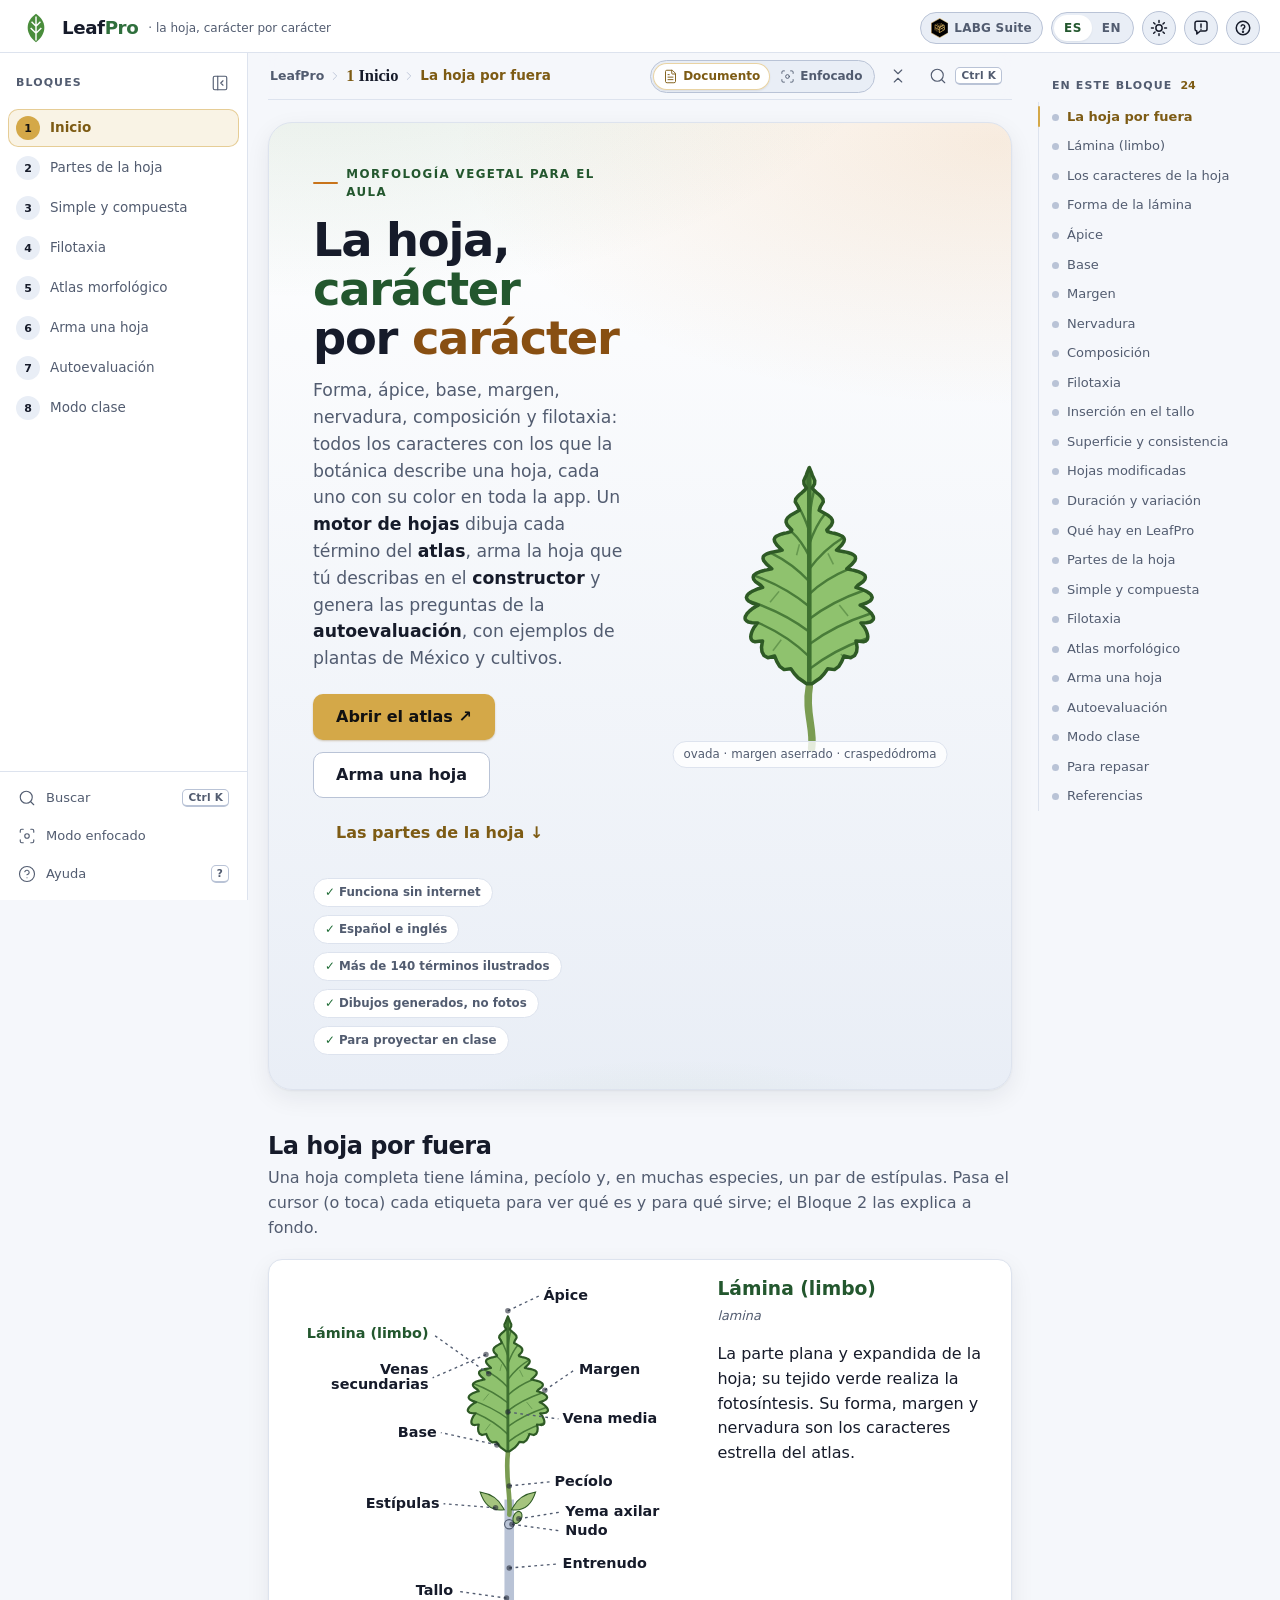
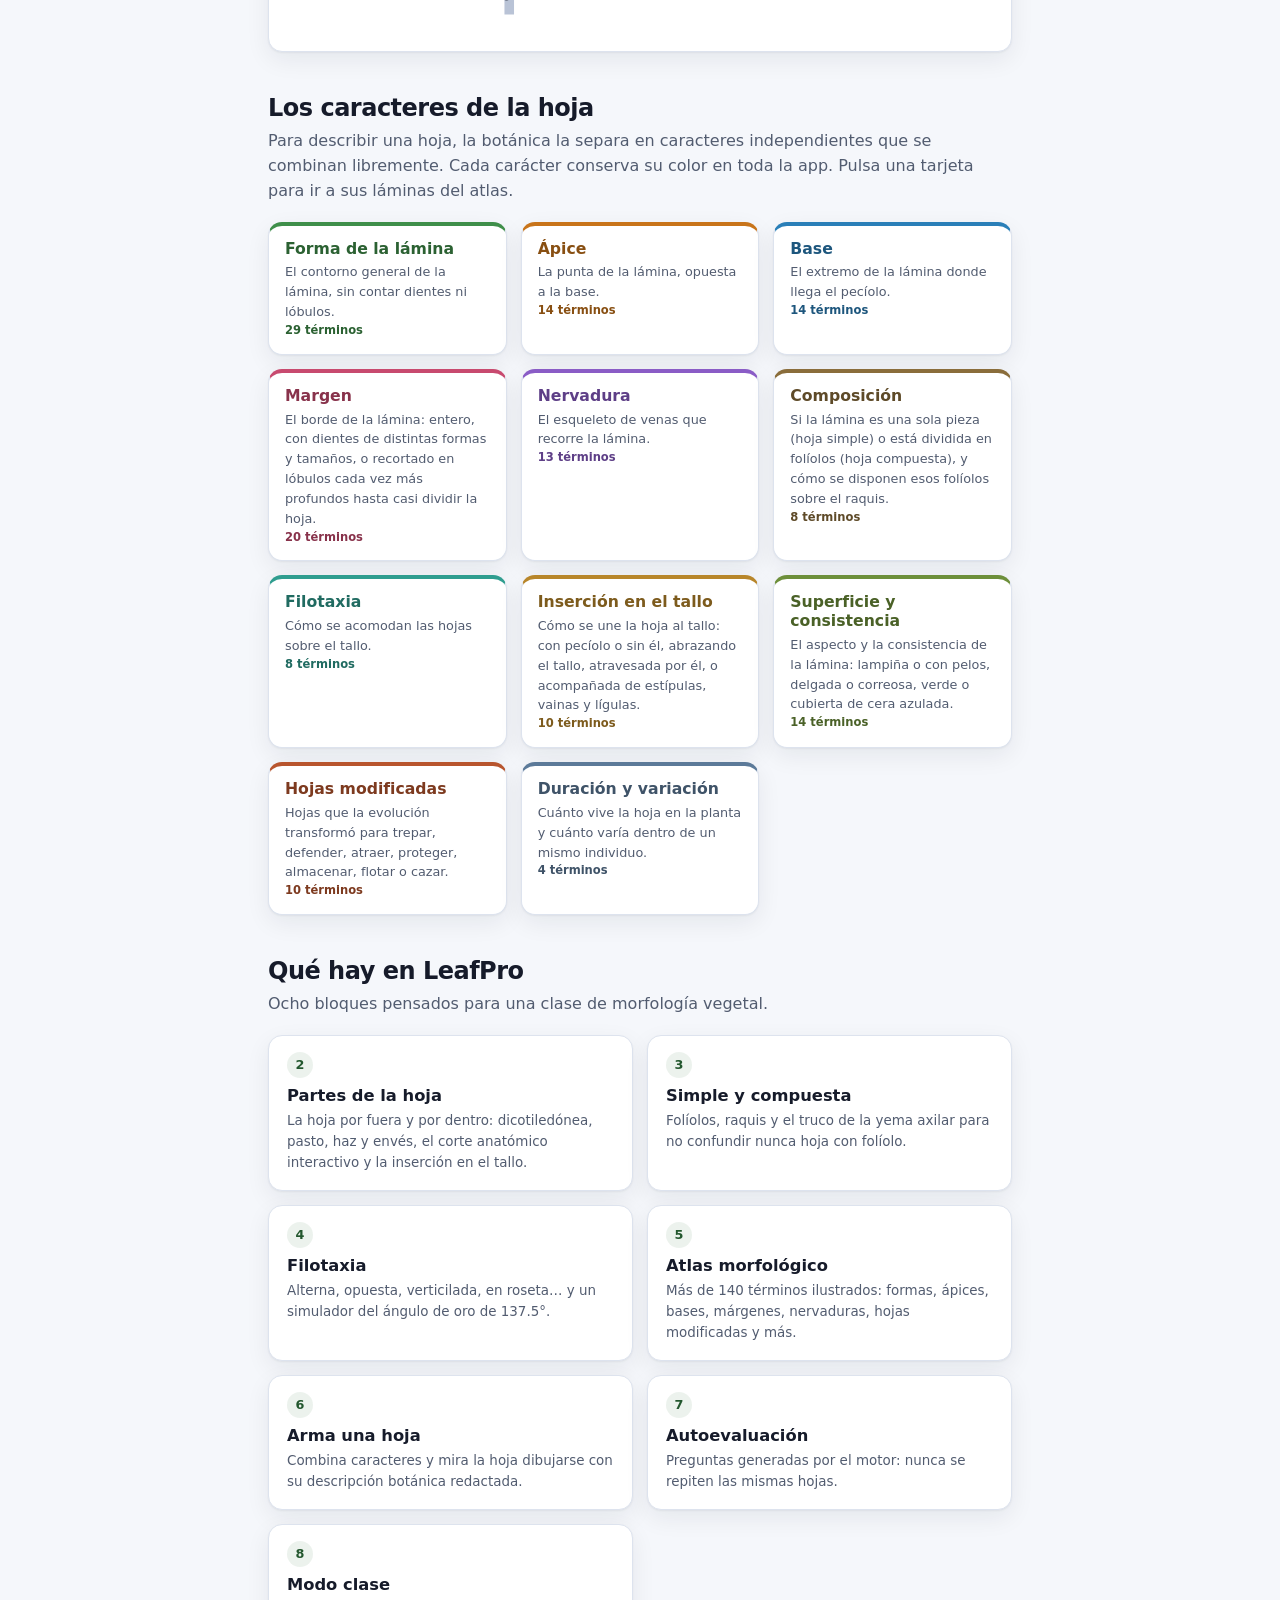
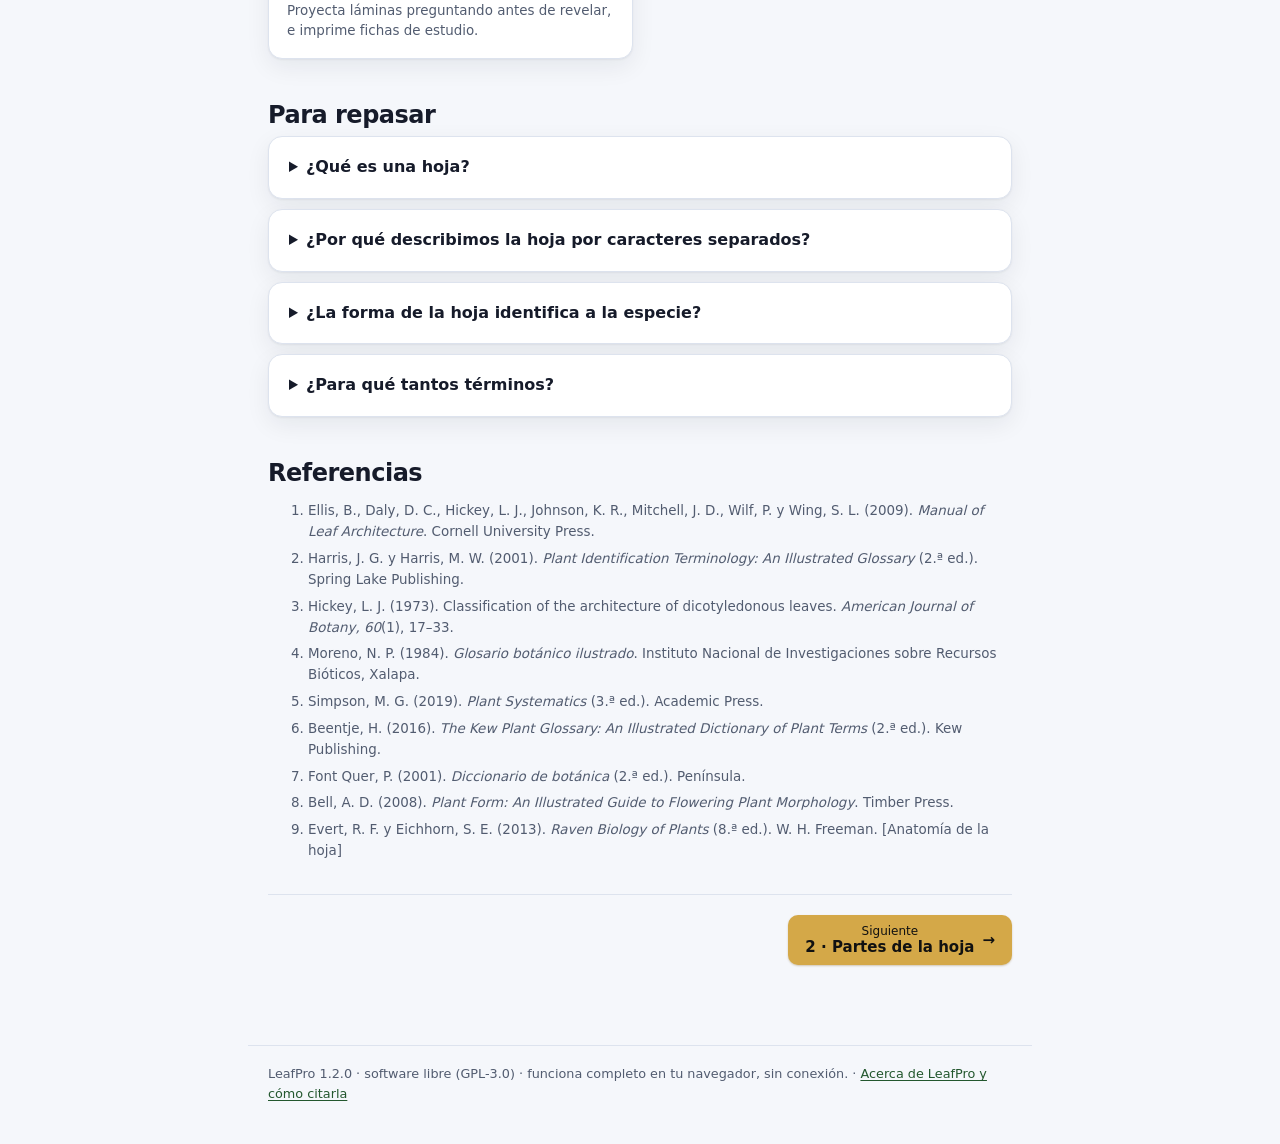
<file: index.html>
<!DOCTYPE html>
<html lang="es">
<head>
<meta charset="UTF-8">
<meta name="viewport" content="width=device-width, initial-scale=1.0">
<title data-es="LeafPro — La hoja, carácter por carácter" data-en="LeafPro — The leaf, character by character">LeafPro — La hoja, carácter por carácter</title>
<meta name="description" content="Leaf morphology for the classroom: parts of the leaf, simple and compound leaves, phyllotaxy, and an atlas of shapes, apices, bases, margins and venation, all drawn by a parametric leaf engine.">
<link rel="icon" href="data:image/svg+xml,%3Csvg xmlns='http://www.w3.org/2000/svg' viewBox='-16 -18 32 36'%3E%3Cpath d='M0,16 C -13,6 -12,-8 0,-16 C 12,-8 13,6 0,16 Z' fill='%234a8d3c'/%3E%3Cpath d='M0,14 L0,-13 M0,6 L-6,0 M0,6 L6,0 M0,-2 L-5,-7 M0,-2 L5,-7' stroke='%23e8f4dd' stroke-width='1.6' fill='none'/%3E%3C/svg%3E">
<link rel="stylesheet" href="css/labg-base.css">
<link rel="stylesheet" href="css/style.css">
<script src="js/i18n.js"></script>
</head>
<body class="on-home">

<a class="skip-link" href="#main"><span data-l="es">Saltar al contenido</span><span data-l="en">Skip to content</span></a>
<header class="topbar">
  <div class="topbar-inner">
    <div class="topbar-row">
      <div class="brand" id="brand" data-es-title="Inicio" data-en-title="Home">
        <svg viewBox="-16 -18 32 36" aria-hidden="true"><path d="M0,16 C -13,6 -12,-8 0,-16 C 12,-8 13,6 0,16 Z" fill="var(--leaf)"/><path d="M0,14 L0,-13 M0,6 L-6,0 M0,6 L6,0 M0,-2 L-5,-7 M0,-2 L5,-7" stroke="var(--card-bg)" stroke-width="1.6" fill="none"/></svg>
        <span>Leaf<span class="brand-pro">Pro</span></span>
        <span class="brand-sub">· <span data-l="es">la hoja, carácter por carácter</span><span data-l="en">the leaf, character by character</span></span>
      </div>
      <div class="top-tools">
        <a class="suite-link" href="https://luisangelbg.github.io/" data-es-title="Volver al portal de la LABG Suite" data-en-title="Back to the LABG Suite portal" title="Volver al portal de la LABG Suite" aria-label="Volver al portal de la LABG Suite">
          <svg class="labg-iso" viewBox="0 0 828 946.2" aria-hidden="true" focusable="false"><defs><linearGradient id="labgIsoHo" gradientUnits="userSpaceOnUse" x1="0" y1="473.1" x2="828" y2="413.1"><stop offset="0" stop-color="#BF8B3C"/><stop offset=".3" stop-color="#C99C49"/><stop offset=".55" stop-color="#D9B05C"/><stop offset=".78" stop-color="#E6C470"/><stop offset="1" stop-color="#F6D985"/></linearGradient><linearGradient id="labgIsoHb"><stop offset="0" stop-color="#FFF8E6" stop-opacity="0"/><stop offset=".5" stop-color="#FFF8E6" stop-opacity=".95"/><stop offset="1" stop-color="#FFF8E6" stop-opacity="0"/></linearGradient><clipPath id="labgIsoHc"><path clip-rule="evenodd" d="M440.8 246.5L421.7 257.7L404.8 247.9L424 236.8ZM318.9 256.4L301.7 266.3L285.7 257.1L302.9 247.2ZM522.2 260.9L438.6 309.1L420.1 298.5L503.7 250.2ZM392.5 269.9L373.4 280.9L356.1 271L375.3 260ZM277 277.3L235 301.6L219.9 292.9L261.9 268.6ZM576.1 291.8L398.2 394.4L380.4 384.1L558.3 281.5ZM348.1 295.6L287.5 330.5L270.1 320.5L330.6 285.6ZM404.3 419.1L577.9 318.9L579.2 318.1C579.6 318 580.7 317.9 581.5 317.6C582.2 317.4 583 317 583.8 316.6C584.5 316.2 585.3 315.8 586 315.5C586.8 315.1 587.6 314.8 588.3 314.4C589 314.1 589.8 313.8 590.6 313.5C591.4 313.2 592.2 313 593 312.9C593.8 312.6 594.6 312.5 595.5 312.4C596.3 312.2 597.1 312.2 597.9 312.1C598.9 312.1 599.7 312.1 600.4 312.1C601.4 312.1 602.2 312.1 603 312.2C603.9 312.3 604.7 312.4 605.5 312.5C606.3 312.7 607.1 313 607.9 313.2C608.7 313.5 609.5 313.9 610.1 314.2C610.9 314.6 611.6 315 612.4 315.5C613.1 315.8 613.8 316.3 614.5 316.7C615.2 317.3 615.8 317.8 616.5 318.3C617.1 318.8 617.8 319.4 618.3 319.9C618.9 320.6 619.5 321.2 620.1 321.9C620.6 322.4 621.1 323.1 621.7 323.8C622.1 324.5 622.6 325.2 623 325.8C623.5 326.5 623.9 327.2 624.4 328C624.8 328.7 625.2 329.4 625.6 330.2C626 330.9 626.4 331.7 626.8 332.3C627.1 333.1 627.5 333.8 627.9 334.6C628.3 335.4 628.6 336.1 628.9 336.9C629.3 337.7 629.6 338.4 630 339.2C630.3 340 630.7 340.7 630.9 341.5C631.2 342.3 631.6 343.1 631.9 343.9C632.1 344.5 632.5 345.3 632.7 346.1C632.9 346.9 633.3 347.7 633.5 348.5C633.7 349.3 634 350.1 634.3 350.9C634.5 351.7 634.8 352.5 635.1 353.3C635.3 354.1 635.7 354.9 635.9 355.7C636.1 356.5 636.5 357.3 636.7 358.1C636.9 358.9 637.2 359.7 637.3 360.5C637.5 361.3 637.7 362.1 638 362.9C638.1 363.8 638.3 364.6 638.5 365.4C638.6 366.2 638.9 367 639.1 367.8C639.2 368.6 639.4 369.4 639.7 370.3C639.9 371.1 640 371.9 640.2 372.7C640.3 373.5 640.5 374.3 640.7 375.2C640.8 376 640.9 376.8 641 377.6C641.1 378.5 641.3 379.3 641.4 380.1C641.5 381 641.5 381.8 641.6 382.6C641.7 383.4 641.7 384.3 641.8 385.1C641.9 385.9 641.9 386.8 642.1 387.6C642.1 388.4 642.2 389.3 642.3 390.1C642.3 390.9 642.4 391.9 642.4 392.7C642.5 393.5 642.6 394.2 642.6 395.2C642.7 396 642.7 396.8 642.9 397.7C642.9 398.5 642.9 399.3 642.9 400.2C642.9 401 642.9 401.8 642.9 402.7C642.9 403.5 642.9 404.3 642.7 405.2C642.6 406 642.6 406.8 642.5 407.7C642.4 408.5 642.3 409.3 642.2 410.1C642.1 411 641.9 411.8 641.7 412.6C641.6 413.4 641.5 414.2 641.3 415.1C641.1 415.9 640.9 416.7 640.8 417.5C640.6 418.3 640.3 419.1 640.2 420C640 420.8 639.8 421.6 639.6 422.4C639.4 423.2 639.2 424 638.9 424.8C638.6 425.6 638.4 426.4 638.2 427.2C637.8 428 637.6 428.8 637.3 429.6C637 430.4 636.8 431.2 636.6 432C636.4 432.8 636.2 433.6 636.1 434.5C636.1 435.3 636.2 436.1 636.4 436.9C636.5 437.8 636.8 438.6 637 439.3C637.4 440.1 637.8 440.9 638.2 441.6C638.6 442.2 639.1 442.9 639.6 443.7C640 444.4 640.5 445.1 640.9 445.8C641.4 446.5 641.8 447.1 642.3 447.9C642.6 448.6 643.1 449.3 643.4 450.1C643.9 450.8 644.2 451.6 644.6 452.4C644.9 453.1 645.3 453.9 645.6 454.7C645.9 455.5 646.2 456.2 646.5 456.9C646.8 457.7 647.1 458.5 647.4 459.3C647.6 460.1 647.9 460.9 648.2 461.7C648.4 462.5 648.7 463.3 648.9 464.1C649.1 464.9 649.2 465.7 649.5 466.5C649.7 467.3 649.8 468.2 650 469C650.2 469.8 650.4 470.6 650.5 471.4C650.6 472.3 650.8 473.1 651 473.9C651.1 474.7 651.3 475.5 651.4 476.4C651.5 477.2 651.7 478 651.9 478.8C652 479.6 652.1 480.5 652.2 481.3C652.3 482.1 652.4 483.1 652.5 483.9C652.7 484.7 652.7 485.4 652.8 486.4C652.8 487.2 652.9 488 652.9 488.9C652.9 489.7 653 490.5 653 491.4C653 492.2 653 493 653 493.9C653 494.7 653 495.5 653 496.4C653 497.2 653 498 653 498.9C653 499.7 653 500.5 652.9 501.4C652.9 502.2 652.9 503 652.9 503.9C652.9 504.7 652.8 505.5 652.8 506.4C652.7 507.2 652.7 508 652.5 508.9C652.5 509.7 652.4 510.5 652.3 511.4C652.3 512.2 652.2 513 652.1 513.8C652 514.7 651.9 515.5 651.7 516.3C651.6 517.1 651.5 518.1 651.3 518.9C651.2 519.6 651.1 520.4 651 521.4C650.8 522.2 650.6 523 650.5 523.8C650.4 524.7 650.3 525.5 650 526.3C649.9 527.1 649.7 527.9 649.6 528.8C649.4 529.6 649.2 530.4 649 531.2C648.9 532 648.7 532.8 648.6 533.7C648.3 534.5 648.1 535.3 648 536.1C647.8 536.9 647.5 537.7 647.3 538.5C647.2 539.3 647 540.2 646.7 541C646.4 541.8 646.2 542.6 645.9 543.4C645.7 544 645.4 544.8 645 545.6C644.8 546.4 644.5 547.2 644.1 548C643.8 548.7 643.5 549.5 643.2 550.3C642.9 551.1 642.5 551.8 642.2 552.6C641.8 553.4 641.6 554.2 641.3 554.9C640.9 555.7 640.6 556.5 640.2 557.3C639.9 558 639.6 558.8 639.2 559.5C638.8 560.2 638.4 561 638 561.7C637.6 562.4 637.2 563.2 636.7 563.9C636.4 564.6 635.9 565.4 635.4 566C635 566.7 634.5 567.4 634 568.1C633.5 568.8 633.1 569.5 632.5 570.2C632 570.7 631.5 571.4 630.9 572.1C630.4 572.7 629.9 573.3 629.3 573.9C628.7 574.6 628.2 575.2 627.6 575.7C626.9 576.3 626.3 576.9 625.6 577.4C625.1 578 624.4 578.5 623.7 579C623 579.5 622.3 580 621.7 580.4C621 581 620.3 581.4 619.6 581.9C618.9 582.3 618 582.9 617.5 583.4C617.2 583.8 617.3 584.4 617.2 584.6L403.2 708.2L380.8 695.3L380.8 575.7L220.4 483.2L218.9 482.3C218.5 482.1 217.4 481.9 216.6 481.7C215.9 481.3 215.1 480.9 214.3 480.5C213.6 480.3 212.8 479.9 212.1 479.7C211.3 479.5 210.3 479.4 209.5 479.4C208.7 479.5 207.5 479.7 207 479.9C206.7 479.9 207 479.9 207 479.9L207 596.8L175.1 578.4L175.1 319.8L203.6 303.3L404.3 419.1ZM400.8 328.5L342.4 362.2L325.6 352.6L384.1 318.8ZM381.2 446.6L381.2 536.9L206.8 436.2L206.8 345.9ZM440.3 521.4L440.3 561.1L605.9 465.6L606.9 464.9C607.2 465.3 607.7 466.4 608.3 467C608.9 467.7 609.7 468 610.4 468.5C610.9 469 611.7 469.5 612.3 470.1C612.9 470.6 613.4 471.2 614 471.9C614.5 472.6 614.9 473.3 615.4 473.9C615.8 474.7 616.2 475.4 616.5 476.2C616.9 476.9 617.2 477.7 617.5 478.5C617.9 479.3 618.1 480.1 618.3 480.9C618.7 481.7 618.9 482.5 619.1 483.3C619.4 484.1 619.6 484.9 619.8 485.7C619.9 486.5 620.2 487.3 620.3 488.1C620.4 489 620.6 489.8 620.7 490.6C620.9 491.4 621 492.3 621 493.1C621.1 493.9 621.2 494.8 621.3 495.6C621.3 496.4 621.4 497.2 621.4 498.1C621.5 498.9 621.5 499.7 621.7 500.6C621.7 501.4 621.8 502.2 621.8 503.1C621.8 503.9 621.8 504.7 621.8 505.6C621.8 506.4 621.8 507.2 621.8 508.1C621.8 508.9 621.7 509.7 621.7 510.6C621.7 511.4 621.5 512.2 621.4 513.2C621.4 513.9 621.3 514.7 621.2 515.5C621.1 516.5 621.1 517.3 621 518.1C620.9 519 620.7 519.8 620.6 520.6C620.5 521.4 620.5 522.3 620.3 523.1C620.2 523.9 620.1 524.8 619.9 525.6C619.7 526.4 619.5 527.2 619.4 528C619.1 528.8 618.8 529.6 618.6 530.4C618.2 531.2 618 532 617.7 532.8C617.3 533.4 617 534.2 616.6 535C616.3 535.8 616 536.5 615.6 537.3C615.3 538.1 614.9 538.8 614.6 539.6C614.1 540.3 613.8 541.1 613.3 541.8C612.9 542.4 612.4 543.1 612 543.8C611.5 544.5 610.9 545.2 610.4 545.8C609.8 546.4 609.2 547 608.7 547.6C608.1 548.1 607.4 548.7 606.7 549.3C606.1 549.7 605.5 550.3 604.8 550.8C604.1 551.3 603.4 552 602.8 552.4C602.2 552.6 601.1 552.8 600.8 552.8C600.4 552.8 600.6 552.6 600.6 552.6L415.5 659.3L415.5 455.6L595.9 351.5L597.6 350.6C597.8 350.8 598.6 351.8 599.3 352.3C600 352.6 600.9 352.6 601.7 352.9C602.5 353.1 603.3 353.6 604 353.9C604.7 354.3 605.4 354.8 606 355.4C606.6 355.9 607.2 356.5 607.7 357.2C608.3 357.9 608.8 358.6 609.2 359.3C609.7 359.9 610.1 360.6 610.5 361.4C610.9 362.1 611.3 362.9 611.6 363.6C612 364.4 612.3 365.2 612.6 366C612.9 366.7 613.2 367.5 613.4 368.3C613.8 369.1 614 369.9 614.4 370.7C614.6 371.4 614.8 372.2 615 373C615.2 373.8 615.4 374.8 615.5 375.6C615.7 376.4 615.8 377.1 616 377.9C616.1 378.9 616.2 379.7 616.3 380.5C616.3 381.4 616.4 382.2 616.5 383C616.5 383.8 616.6 384.7 616.6 385.5C616.8 386.3 616.8 387.2 616.9 388C616.9 388.8 616.9 389.7 616.9 390.5C616.9 391.3 616.9 392.2 616.9 393C616.8 393.8 616.8 394.7 616.8 395.5C616.6 396.3 616.5 397.2 616.5 398C616.4 398.8 616.3 399.6 616.2 400.5C616.1 401.3 615.8 402.1 615.7 402.9C615.5 403.8 615.4 404.6 615.2 405.4C614.9 406.2 614.7 407 614.5 407.8C614.2 408.6 614.1 409.4 613.8 410.2C613.6 411 613.3 411.8 613 412.6C612.8 413.4 612.4 414.2 612.1 414.9C611.7 415.7 611.3 416.5 610.9 417.2C610.5 417.8 610 418.5 609.6 419.2C609 419.9 608.5 420.6 608 421.3C607.4 421.8 606.8 422.5 606.3 423.1C605.7 423.7 605.1 424.3 604.6 424.9C604 425.5 603.4 426.2 602.8 426.7C602.3 427.3 601.6 428 601 428.4C600.6 428.9 600 429.1 599.8 429.2L440.3 521.4ZM596.1 417.6L576.9 428.8L531 402.3L550.4 391.2ZM353.9 441L293.6 475.8L276.3 465.7L336.5 431ZM498.1 481.7L478.6 492.9L423.7 461.3L443.2 450ZM374.5 483.1L343.5 501L326.6 491.3L357.6 473.4ZM603.5 540.4L584 551.7L531.7 521.5L551.2 510.2ZM272.6 534.1L272.6 633.6L255.3 623.6L255.3 524.1ZM320.8 561.3L320.8 596.5L303.7 586.6L303.7 551.5ZM363.7 585.2L363.7 684.2L348.4 675.4L348.4 576.4ZM320.8 609.7L320.8 629.8L302.9 619.4L302.9 599.3ZM320.8 642.9L320.8 661.4L303.3 651.2L303.3 632.9Z"/></clipPath></defs><path fill="url(#labgIsoHo)" fill-rule="evenodd" d="M414 0L828 232.9L828 713.3L414 946.2L0 713.3L0 232.9ZM414 36.6L796 251.5L796 694.7L414 909.6L32 694.7L32 251.5Z"/><path fill="#000" d="M414 36.6L796 251.5L796 694.7L414 909.6L32 694.7L32 251.5Z"/><path class="iso-cubo" fill="url(#labgIsoHo)" fill-rule="evenodd" d="M440.8 246.5L421.7 257.7L404.8 247.9L424 236.8ZM318.9 256.4L301.7 266.3L285.7 257.1L302.9 247.2ZM522.2 260.9L438.6 309.1L420.1 298.5L503.7 250.2ZM392.5 269.9L373.4 280.9L356.1 271L375.3 260ZM277 277.3L235 301.6L219.9 292.9L261.9 268.6ZM576.1 291.8L398.2 394.4L380.4 384.1L558.3 281.5ZM348.1 295.6L287.5 330.5L270.1 320.5L330.6 285.6ZM404.3 419.1L577.9 318.9L579.2 318.1C579.6 318 580.7 317.9 581.5 317.6C582.2 317.4 583 317 583.8 316.6C584.5 316.2 585.3 315.8 586 315.5C586.8 315.1 587.6 314.8 588.3 314.4C589 314.1 589.8 313.8 590.6 313.5C591.4 313.2 592.2 313 593 312.9C593.8 312.6 594.6 312.5 595.5 312.4C596.3 312.2 597.1 312.2 597.9 312.1C598.9 312.1 599.7 312.1 600.4 312.1C601.4 312.1 602.2 312.1 603 312.2C603.9 312.3 604.7 312.4 605.5 312.5C606.3 312.7 607.1 313 607.9 313.2C608.7 313.5 609.5 313.9 610.1 314.2C610.9 314.6 611.6 315 612.4 315.5C613.1 315.8 613.8 316.3 614.5 316.7C615.2 317.3 615.8 317.8 616.5 318.3C617.1 318.8 617.8 319.4 618.3 319.9C618.9 320.6 619.5 321.2 620.1 321.9C620.6 322.4 621.1 323.1 621.7 323.8C622.1 324.5 622.6 325.2 623 325.8C623.5 326.5 623.9 327.2 624.4 328C624.8 328.7 625.2 329.4 625.6 330.2C626 330.9 626.4 331.7 626.8 332.3C627.1 333.1 627.5 333.8 627.9 334.6C628.3 335.4 628.6 336.1 628.9 336.9C629.3 337.7 629.6 338.4 630 339.2C630.3 340 630.7 340.7 630.9 341.5C631.2 342.3 631.6 343.1 631.9 343.9C632.1 344.5 632.5 345.3 632.7 346.1C632.9 346.9 633.3 347.7 633.5 348.5C633.7 349.3 634 350.1 634.3 350.9C634.5 351.7 634.8 352.5 635.1 353.3C635.3 354.1 635.7 354.9 635.9 355.7C636.1 356.5 636.5 357.3 636.7 358.1C636.9 358.9 637.2 359.7 637.3 360.5C637.5 361.3 637.7 362.1 638 362.9C638.1 363.8 638.3 364.6 638.5 365.4C638.6 366.2 638.9 367 639.1 367.8C639.2 368.6 639.4 369.4 639.7 370.3C639.9 371.1 640 371.9 640.2 372.7C640.3 373.5 640.5 374.3 640.7 375.2C640.8 376 640.9 376.8 641 377.6C641.1 378.5 641.3 379.3 641.4 380.1C641.5 381 641.5 381.8 641.6 382.6C641.7 383.4 641.7 384.3 641.8 385.1C641.9 385.9 641.9 386.8 642.1 387.6C642.1 388.4 642.2 389.3 642.3 390.1C642.3 390.9 642.4 391.9 642.4 392.7C642.5 393.5 642.6 394.2 642.6 395.2C642.7 396 642.7 396.8 642.9 397.7C642.9 398.5 642.9 399.3 642.9 400.2C642.9 401 642.9 401.8 642.9 402.7C642.9 403.5 642.9 404.3 642.7 405.2C642.6 406 642.6 406.8 642.5 407.7C642.4 408.5 642.3 409.3 642.2 410.1C642.1 411 641.9 411.8 641.7 412.6C641.6 413.4 641.5 414.2 641.3 415.1C641.1 415.9 640.9 416.7 640.8 417.5C640.6 418.3 640.3 419.1 640.2 420C640 420.8 639.8 421.6 639.6 422.4C639.4 423.2 639.2 424 638.9 424.8C638.6 425.6 638.4 426.4 638.2 427.2C637.8 428 637.6 428.8 637.3 429.6C637 430.4 636.8 431.2 636.6 432C636.4 432.8 636.2 433.6 636.1 434.5C636.1 435.3 636.2 436.1 636.4 436.9C636.5 437.8 636.8 438.6 637 439.3C637.4 440.1 637.8 440.9 638.2 441.6C638.6 442.2 639.1 442.9 639.6 443.7C640 444.4 640.5 445.1 640.9 445.8C641.4 446.5 641.8 447.1 642.3 447.9C642.6 448.6 643.1 449.3 643.4 450.1C643.9 450.8 644.2 451.6 644.6 452.4C644.9 453.1 645.3 453.9 645.6 454.7C645.9 455.5 646.2 456.2 646.5 456.9C646.8 457.7 647.1 458.5 647.4 459.3C647.6 460.1 647.9 460.9 648.2 461.7C648.4 462.5 648.7 463.3 648.9 464.1C649.1 464.9 649.2 465.7 649.5 466.5C649.7 467.3 649.8 468.2 650 469C650.2 469.8 650.4 470.6 650.5 471.4C650.6 472.3 650.8 473.1 651 473.9C651.1 474.7 651.3 475.5 651.4 476.4C651.5 477.2 651.7 478 651.9 478.8C652 479.6 652.1 480.5 652.2 481.3C652.3 482.1 652.4 483.1 652.5 483.9C652.7 484.7 652.7 485.4 652.8 486.4C652.8 487.2 652.9 488 652.9 488.9C652.9 489.7 653 490.5 653 491.4C653 492.2 653 493 653 493.9C653 494.7 653 495.5 653 496.4C653 497.2 653 498 653 498.9C653 499.7 653 500.5 652.9 501.4C652.9 502.2 652.9 503 652.9 503.9C652.9 504.7 652.8 505.5 652.8 506.4C652.7 507.2 652.7 508 652.5 508.9C652.5 509.7 652.4 510.5 652.3 511.4C652.3 512.2 652.2 513 652.1 513.8C652 514.7 651.9 515.5 651.7 516.3C651.6 517.1 651.5 518.1 651.3 518.9C651.2 519.6 651.1 520.4 651 521.4C650.8 522.2 650.6 523 650.5 523.8C650.4 524.7 650.3 525.5 650 526.3C649.9 527.1 649.7 527.9 649.6 528.8C649.4 529.6 649.2 530.4 649 531.2C648.9 532 648.7 532.8 648.6 533.7C648.3 534.5 648.1 535.3 648 536.1C647.8 536.9 647.5 537.7 647.3 538.5C647.2 539.3 647 540.2 646.7 541C646.4 541.8 646.2 542.6 645.9 543.4C645.7 544 645.4 544.8 645 545.6C644.8 546.4 644.5 547.2 644.1 548C643.8 548.7 643.5 549.5 643.2 550.3C642.9 551.1 642.5 551.8 642.2 552.6C641.8 553.4 641.6 554.2 641.3 554.9C640.9 555.7 640.6 556.5 640.2 557.3C639.9 558 639.6 558.8 639.2 559.5C638.8 560.2 638.4 561 638 561.7C637.6 562.4 637.2 563.2 636.7 563.9C636.4 564.6 635.9 565.4 635.4 566C635 566.7 634.5 567.4 634 568.1C633.5 568.8 633.1 569.5 632.5 570.2C632 570.7 631.5 571.4 630.9 572.1C630.4 572.7 629.9 573.3 629.3 573.9C628.7 574.6 628.2 575.2 627.6 575.7C626.9 576.3 626.3 576.9 625.6 577.4C625.1 578 624.4 578.5 623.7 579C623 579.5 622.3 580 621.7 580.4C621 581 620.3 581.4 619.6 581.9C618.9 582.3 618 582.9 617.5 583.4C617.2 583.8 617.3 584.4 617.2 584.6L403.2 708.2L380.8 695.3L380.8 575.7L220.4 483.2L218.9 482.3C218.5 482.1 217.4 481.9 216.6 481.7C215.9 481.3 215.1 480.9 214.3 480.5C213.6 480.3 212.8 479.9 212.1 479.7C211.3 479.5 210.3 479.4 209.5 479.4C208.7 479.5 207.5 479.7 207 479.9C206.7 479.9 207 479.9 207 479.9L207 596.8L175.1 578.4L175.1 319.8L203.6 303.3L404.3 419.1ZM400.8 328.5L342.4 362.2L325.6 352.6L384.1 318.8ZM381.2 446.6L381.2 536.9L206.8 436.2L206.8 345.9ZM440.3 521.4L440.3 561.1L605.9 465.6L606.9 464.9C607.2 465.3 607.7 466.4 608.3 467C608.9 467.7 609.7 468 610.4 468.5C610.9 469 611.7 469.5 612.3 470.1C612.9 470.6 613.4 471.2 614 471.9C614.5 472.6 614.9 473.3 615.4 473.9C615.8 474.7 616.2 475.4 616.5 476.2C616.9 476.9 617.2 477.7 617.5 478.5C617.9 479.3 618.1 480.1 618.3 480.9C618.7 481.7 618.9 482.5 619.1 483.3C619.4 484.1 619.6 484.9 619.8 485.7C619.9 486.5 620.2 487.3 620.3 488.1C620.4 489 620.6 489.8 620.7 490.6C620.9 491.4 621 492.3 621 493.1C621.1 493.9 621.2 494.8 621.3 495.6C621.3 496.4 621.4 497.2 621.4 498.1C621.5 498.9 621.5 499.7 621.7 500.6C621.7 501.4 621.8 502.2 621.8 503.1C621.8 503.9 621.8 504.7 621.8 505.6C621.8 506.4 621.8 507.2 621.8 508.1C621.8 508.9 621.7 509.7 621.7 510.6C621.7 511.4 621.5 512.2 621.4 513.2C621.4 513.9 621.3 514.7 621.2 515.5C621.1 516.5 621.1 517.3 621 518.1C620.9 519 620.7 519.8 620.6 520.6C620.5 521.4 620.5 522.3 620.3 523.1C620.2 523.9 620.1 524.8 619.9 525.6C619.7 526.4 619.5 527.2 619.4 528C619.1 528.8 618.8 529.6 618.6 530.4C618.2 531.2 618 532 617.7 532.8C617.3 533.4 617 534.2 616.6 535C616.3 535.8 616 536.5 615.6 537.3C615.3 538.1 614.9 538.8 614.6 539.6C614.1 540.3 613.8 541.1 613.3 541.8C612.9 542.4 612.4 543.1 612 543.8C611.5 544.5 610.9 545.2 610.4 545.8C609.8 546.4 609.2 547 608.7 547.6C608.1 548.1 607.4 548.7 606.7 549.3C606.1 549.7 605.5 550.3 604.8 550.8C604.1 551.3 603.4 552 602.8 552.4C602.2 552.6 601.1 552.8 600.8 552.8C600.4 552.8 600.6 552.6 600.6 552.6L415.5 659.3L415.5 455.6L595.9 351.5L597.6 350.6C597.8 350.8 598.6 351.8 599.3 352.3C600 352.6 600.9 352.6 601.7 352.9C602.5 353.1 603.3 353.6 604 353.9C604.7 354.3 605.4 354.8 606 355.4C606.6 355.9 607.2 356.5 607.7 357.2C608.3 357.9 608.8 358.6 609.2 359.3C609.7 359.9 610.1 360.6 610.5 361.4C610.9 362.1 611.3 362.9 611.6 363.6C612 364.4 612.3 365.2 612.6 366C612.9 366.7 613.2 367.5 613.4 368.3C613.8 369.1 614 369.9 614.4 370.7C614.6 371.4 614.8 372.2 615 373C615.2 373.8 615.4 374.8 615.5 375.6C615.7 376.4 615.8 377.1 616 377.9C616.1 378.9 616.2 379.7 616.3 380.5C616.3 381.4 616.4 382.2 616.5 383C616.5 383.8 616.6 384.7 616.6 385.5C616.8 386.3 616.8 387.2 616.9 388C616.9 388.8 616.9 389.7 616.9 390.5C616.9 391.3 616.9 392.2 616.9 393C616.8 393.8 616.8 394.7 616.8 395.5C616.6 396.3 616.5 397.2 616.5 398C616.4 398.8 616.3 399.6 616.2 400.5C616.1 401.3 615.8 402.1 615.7 402.9C615.5 403.8 615.4 404.6 615.2 405.4C614.9 406.2 614.7 407 614.5 407.8C614.2 408.6 614.1 409.4 613.8 410.2C613.6 411 613.3 411.8 613 412.6C612.8 413.4 612.4 414.2 612.1 414.9C611.7 415.7 611.3 416.5 610.9 417.2C610.5 417.8 610 418.5 609.6 419.2C609 419.9 608.5 420.6 608 421.3C607.4 421.8 606.8 422.5 606.3 423.1C605.7 423.7 605.1 424.3 604.6 424.9C604 425.5 603.4 426.2 602.8 426.7C602.3 427.3 601.6 428 601 428.4C600.6 428.9 600 429.1 599.8 429.2L440.3 521.4ZM596.1 417.6L576.9 428.8L531 402.3L550.4 391.2ZM353.9 441L293.6 475.8L276.3 465.7L336.5 431ZM498.1 481.7L478.6 492.9L423.7 461.3L443.2 450ZM374.5 483.1L343.5 501L326.6 491.3L357.6 473.4ZM603.5 540.4L584 551.7L531.7 521.5L551.2 510.2ZM272.6 534.1L272.6 633.6L255.3 623.6L255.3 524.1ZM320.8 561.3L320.8 596.5L303.7 586.6L303.7 551.5ZM363.7 585.2L363.7 684.2L348.4 675.4L348.4 576.4ZM320.8 609.7L320.8 629.8L302.9 619.4L302.9 599.3ZM320.8 642.9L320.8 661.4L303.3 651.2L303.3 632.9Z"/><g clip-path="url(#labgIsoHc)"><rect class="iso-brillo" x="-300" y="-40" width="220" height="1030" fill="url(#labgIsoHb)" transform="skewX(-18)"/></g></svg>
          <span class="suite-text">LABG Suite</span>
        </a>
        <div class="seg lang-seg" role="group" aria-label="Idioma / Language">
          <button type="button" data-lang="es" title="Español">ES</button><button type="button" data-lang="en" title="English">EN</button>
        </div>
        <button type="button" class="icon-btn theme-btn" id="themeBtn" title="Cambiar entre tema claro y oscuro" aria-label="Cambiar entre tema claro y oscuro">
          <svg class="sun" viewBox="0 0 24 24" fill="none" stroke="currentColor" stroke-width="2" stroke-linecap="round" aria-hidden="true"><circle cx="12" cy="12" r="4.2"/><path d="M12 2v2.5M12 19.5V22M2 12h2.5M19.5 12H22M4.9 4.9l1.8 1.8M17.3 17.3l1.8 1.8M4.9 19.1l1.8-1.8M17.3 6.7l1.8-1.8"/></svg>
          <svg class="moon" viewBox="0 0 24 24" fill="none" stroke="currentColor" stroke-width="2" stroke-linecap="round" stroke-linejoin="round" aria-hidden="true"><path d="M20 14.5A8.5 8.5 0 1 1 9.5 4a7 7 0 0 0 10.5 10.5z"/></svg>
        </button>
        <button type="button" class="icon-btn" id="helpBtn" data-es-title="Atajos de teclado (?)" data-en-title="Keyboard shortcuts (?)" title="Atajos de teclado (?)" aria-label="Atajos de teclado (?)">
          <svg viewBox="0 0 24 24" fill="none" stroke="currentColor" stroke-width="2" stroke-linecap="round" stroke-linejoin="round" aria-hidden="true"><circle cx="12" cy="12" r="9"/><path d="M9.6 9.3a2.5 2.5 0 0 1 4.8.9c0 1.7-2.4 2.2-2.4 3.6"/><circle cx="12" cy="17" r=".6" fill="currentColor"/></svg>
        </button>
      </div>
    </div>
    <nav class="stepper" id="stepper" aria-label="Bloques"></nav>
  </div>
</header>

<main id="main" tabindex="-1">

<!-- ==================== BLOCK 1 · HOME ==================== -->
<section class="step-panel active" id="panel-1">

  <div class="hero">
    <div class="hero-inner">
      <div>
        <div class="eyebrow"><span data-l="es">Morfología vegetal para el aula</span><span data-l="en">Plant morphology for the classroom</span></div>
        <h1><span data-l="es">La hoja, <span class="accent">carácter</span> por <span class="gold">carácter</span></span><span data-l="en">The leaf, <span class="accent">character</span> by <span class="gold">character</span></span></h1>
        <p class="lead"><span data-l="es">Forma, ápice, base, margen, nervadura, composición y filotaxia: todos los caracteres con los que
          la botánica describe una hoja, cada uno con su color en toda la app. Un <b>motor de hojas</b> dibuja cada término del
          <b>atlas</b>, arma la hoja que tú describas en el <b>constructor</b> y genera las preguntas de la <b>autoevaluación</b>,
          con ejemplos de plantas de México y cultivos.</span><span data-l="en">Shape, apex, base, margin, venation, composition and phyllotaxy: every character botany uses
          to describe a leaf, each with its own colour throughout the app. A <b>leaf engine</b> draws every term of the
          <b>atlas</b>, builds the leaf you describe in the <b>builder</b> and generates the questions of the <b>self-assessment</b>,
          with examples from Mexican plants and crops.</span></p>
        <div class="hero-cta">
          <button class="btn btn-primary btn-lg" data-go="5"><span data-l="es">Abrir el atlas ↗</span><span data-l="en">Open the atlas ↗</span></button>
          <button class="btn btn-secondary btn-lg" data-go="6"><span data-l="es">Arma una hoja</span><span data-l="en">Build a leaf</span></button>
          <button class="btn btn-ghost btn-lg" id="goParts"><span data-l="es">Las partes de la hoja ↓</span><span data-l="en">Parts of the leaf ↓</span></button>
        </div>
        <div class="badge-row">
          <span class="badge ok"><span data-l="es">Funciona sin internet</span><span data-l="en">Works offline</span></span>
          <span class="badge ok"><span data-l="es">Español e inglés</span><span data-l="en">Spanish and English</span></span>
          <span class="badge ok"><span data-l="es">Más de 140 términos ilustrados</span><span data-l="en">Over 140 illustrated terms</span></span>
          <span class="badge ok"><span data-l="es">Dibujos generados, no fotos</span><span data-l="en">Generated drawings, not photos</span></span>
          <span class="badge ok"><span data-l="es">Para proyectar en clase</span><span data-l="en">Ready to project in class</span></span>
        </div>
      </div>
      <div class="hero-stage">
        <div id="heroLeaf" role="img" aria-label="Leaves drawn by the leaf engine"></div>
        <div class="hero-caption" id="heroCaption"></div>
      </div>
    </div>
  </div>

  <!-- ---------- Parts of the leaf ---------- -->
  <h2 class="section-title" id="parts"><span data-l="es">La hoja por fuera</span><span data-l="en">The leaf from the outside</span></h2>
  <p class="section-sub"><span data-l="es">Una hoja completa tiene lámina, pecíolo y, en muchas especies, un par de estípulas. Pasa el cursor
    (o toca) cada etiqueta para ver qué es y para qué sirve; el Bloque 2 las explica a fondo.</span><span data-l="en">A complete leaf has a blade, a petiole and, in many species, a pair of stipules. Hover over
    (or tap) each label to see what it is and what it does; Block 2 explains them in depth.</span></p>
  <div class="parts-wrap card">
    <div class="parts-stage" id="partsStage"></div>
    <div class="part-info" id="partsInfo"></div>
  </div>

  <!-- ---------- The characters ---------- -->
  <h2 class="section-title"><span data-l="es">Los caracteres de la hoja</span><span data-l="en">The characters of the leaf</span></h2>
  <p class="section-sub"><span data-l="es">Para describir una hoja, la botánica la separa en caracteres independientes que se combinan
    libremente. Cada carácter conserva su color en toda la app. Pulsa una tarjeta para ir a sus láminas del atlas.</span><span data-l="en">To describe a leaf, botany splits it into independent characters that combine freely.
    Each character keeps its colour throughout the app. Click a card to open its plates in the atlas.</span></p>
  <div class="char-grid" id="charGrid"></div>

  <!-- ---------- Blocks ---------- -->
  <h2 class="section-title"><span data-l="es">Qué hay en LeafPro</span><span data-l="en">What is in LeafPro</span></h2>
  <p class="section-sub"><span data-l="es">Ocho bloques pensados para una clase de morfología vegetal.</span><span data-l="en">Eight blocks designed for a plant-morphology class.</span></p>
  <div class="feature-grid" id="featureGrid"></div>

  <!-- ---------- Theory ---------- -->
  <h2 class="section-title"><span data-l="es">Para repasar</span><span data-l="en">To review</span></h2>
  <div id="theory"></div>

  <h2 class="section-title"><span data-l="es">Referencias</span><span data-l="en">References</span></h2>
  <ol class="refs" id="refs"></ol>
</section>

<!-- ==================== BLOCK 2 · PARTS ==================== -->
<section class="step-panel" id="panel-2">
  <h2 class="blk-title"><span data-l="es">Partes de la hoja</span><span data-l="en">Parts of the leaf</span></h2>
  <p class="section-sub"><span data-l="es">La hoja por fuera y por dentro: la hoja típica de una dicotiledónea y la de un pasto con sus
    etiquetas, las dos caras de la lámina (haz y envés), el corte transversal con sus tejidos y las formas de unirse
    al tallo.</span><span data-l="en">The leaf outside and inside: the typical dicot leaf and the grass leaf with their labels, the
    two faces of the blade (upper and lower), the cross-section with its tissues, and the ways of joining the stem.</span></p>
  <div class="seg q-tabs" id="b2Tabs" role="tablist">
    <button data-tab="dicot" class="on"><span data-l="es">Hoja completa (dicotiledónea)</span><span data-l="en">Complete leaf (dicot)</span></button><button data-tab="grass"><span data-l="es">Hoja de pasto (monocotiledónea)</span><span data-l="en">Grass leaf (monocot)</span></button><button data-tab="faces"><span data-l="es">Haz y envés</span><span data-l="en">Upper and lower faces</span></button><button data-tab="anat"><span data-l="es">La hoja por dentro</span><span data-l="en">Inside the leaf</span></button><button data-tab="union"><span data-l="es">Inserción en el tallo</span><span data-l="en">Attachment to the stem</span></button>
  </div>
  <div id="b2Dicot"></div>
  <div id="b2Grass" style="display:none"></div>
  <div id="b2Faces" style="display:none"></div>
  <div id="b2Anat" style="display:none"></div>
  <div id="b2Union" style="display:none"></div>
</section>

<!-- ==================== BLOCK 3 · SIMPLE AND COMPOUND ==================== -->
<section class="step-panel" id="panel-3">
  <h2 class="blk-title"><span data-l="es">Hoja simple y hoja compuesta</span><span data-l="en">Simple and compound leaves</span></h2>
  <p class="section-sub"><span data-l="es">Cuando la lámina se divide en piezas independientes (folíolos), la hoja es compuesta. La confusión
    clásica es tomar cada folíolo por una hoja; aquí está el truco para no equivocarse nunca, y todos los tipos de hoja
    compuesta dibujados por el motor.</span><span data-l="en">When the blade is divided into independent pieces (leaflets), the leaf is compound. The classic
    confusion is to take each leaflet for a leaf; here is the trick to never get it wrong, plus every type of compound
    leaf drawn by the engine.</span></p>
  <div id="b3Main"></div>
</section>

<!-- ==================== BLOCK 4 · PHYLLOTAXY ==================== -->
<section class="step-panel" id="panel-4">
  <h2 class="blk-title"><span data-l="es">Filotaxia</span><span data-l="en">Phyllotaxy</span></h2>
  <p class="section-sub"><span data-l="es">La filotaxia es el patrón con que las hojas se acomodan en el tallo. Cada patrón se muestra en
    vista lateral y desde arriba, y el simulador te deja girar el ángulo de divergencia para descubrir por qué tantas
    plantas eligen 137.5°.</span><span data-l="en">Phyllotaxy is the pattern in which leaves are arranged on the stem. Each pattern is shown from
    the side and from above, and the simulator lets you turn the divergence angle to discover why so many plants
    choose 137.5°.</span></p>
  <div id="b4Types"></div>
  <h2 class="section-title"><span data-l="es">El simulador del ángulo de oro</span><span data-l="en">The golden-angle simulator</span></h2>
  <p class="section-sub"><span data-l="es">Mueve el ángulo de divergencia y observa desde arriba cuánta luz recibe cada hoja. Con ángulos
    “redondos” (90°, 120°, 180°) las hojas se encimen en columnas; con el ángulo de oro (≈137.5°, relacionado con la serie
    de Fibonacci) nunca se repite la posición y la roseta aprovecha mejor la luz.</span><span data-l="en">Drag the divergence angle and watch from above how much light each leaf receives. With “round”
    angles (90°, 120°, 180°) leaves stack into columns; with the golden angle (≈137.5°, linked to the Fibonacci series)
    positions never repeat and the rosette makes the best use of light.</span></p>
  <div class="ph-sim card" id="b4Sim"></div>
</section>

<!-- ==================== BLOCK 5 · ATLAS ==================== -->
<section class="step-panel" id="panel-5">
  <h2 class="blk-title"><span data-l="es">Atlas morfológico</span><span data-l="en">Morphology atlas</span></h2>
  <p class="section-sub"><span data-l="es">Todos los términos con los que se describe una hoja, una lámina por término: definición, ejemplos
    y un dibujo con el carácter en cuestión resaltado en su color. Pulsa una lámina para verla en grande o ábrela en el
    constructor para modificarla.</span><span data-l="en">Every term used to describe a leaf, one plate per term: definition, examples and a drawing with
    the character in question highlighted in its colour. Click a plate to enlarge it, or open it in the builder to
    modify it.</span></p>
  <div class="at-layout">
    <aside class="at-side">
      <input class="at-search" id="b5Search" type="search" title="Buscar un término" aria-label="Buscar un término" data-es-title="Buscar un término" data-en-title="Search for a term" data-es-ph="Buscar: acuminado, peltada…" data-en-ph="Search: acuminate, peltate…" placeholder="Buscar">
      <nav class="at-nav" id="b5Nav"></nav>
    </aside>
    <div class="at-main">
      <p class="hint" id="b5Empty" style="display:none"><span data-l="es">Ningún término coincide con esa búsqueda.</span><span data-l="en">No term matches that search.</span></p>
      <div id="b5Main"></div>
    </div>
  </div>
  <dialog class="at-dlg" id="b5Dlg">
    <div class="at-dlg-h"><h3 id="b5DlgTitle"></h3>
      <button class="btn btn-secondary btn-sm" id="b5DlgBuild"><span data-l="es">Abrir en el constructor</span><span data-l="en">Open in the builder</span></button>
      <button class="icon-btn" id="b5DlgClose" data-es-title="Cerrar" data-en-title="Close">×</button></div>
    <div class="at-dlg-fig">
      <div id="b5DlgArt"></div>
      <div class="at-dlg-t" id="b5DlgText"></div>
    </div>
  </dialog>
</section>

<!-- ==================== BLOCK 6 · BUILDER ==================== -->
<section class="step-panel" id="panel-6">
  <h2 class="blk-title"><span data-l="es">Arma una hoja</span><span data-l="en">Build a leaf</span></h2>
  <p class="section-sub"><span data-l="es">Elige un valor para cada carácter y mira cómo el motor redibuja la hoja al instante, junto con su
    descripción botánica redactada. Es el mismo ejercicio que harás al revés frente a una planta real: de la hoja a los
    términos.</span><span data-l="en">Pick a value for each character and watch the engine redraw the leaf instantly, together with its
    written botanical description. It is the same exercise you will do in reverse in front of a real plant: from the
    leaf to the terms.</span></p>
  <div class="b6-grid">
    <div class="b6-ctrl card" id="b6Ctrl"></div>
    <div class="b6-stage card">
      <div id="b6Fig"></div>
      <div class="b6-desc" id="b6Desc"></div>
      <div class="hero-cta" style="justify-content:center; margin-top:10px">
        <button class="btn btn-secondary btn-sm" id="b6Random"><span data-l="es">Hoja al azar</span><span data-l="en">Random leaf</span></button>
        <button class="btn btn-ghost btn-sm" id="b6Export" data-es-title="Descargar el dibujo como SVG" data-en-title="Download the drawing as SVG"><span data-l="es">Descargar SVG</span><span data-l="en">Download SVG</span></button>
      </div>
    </div>
  </div>
</section>

<!-- ==================== BLOCK 7 · SELF-ASSESSMENT ==================== -->
<section class="step-panel" id="panel-7">
  <h2 class="blk-title"><span data-l="es">Autoevaluación</span><span data-l="en">Self-assessment</span></h2>
  <p class="section-sub"><span data-l="es">Practica con corrección inmediata. Las preguntas se generan con el motor de hojas, así que nunca
    se acaban: cada ronda dibuja hojas nuevas.</span><span data-l="en">Practise with instant correction. Questions are generated with the leaf engine, so they never run
    out: every round draws new leaves.</span></p>
  <div class="q-modes" id="q7Modes"></div>
  <div class="q-run" id="q7Run" style="display:none"></div>
  <div class="q-end" id="q7End" style="display:none"></div>
</section>

<!-- ==================== BLOCK 8 · CLASSROOM ==================== -->
<section class="step-panel" id="panel-8">
  <h2 class="blk-title"><span data-l="es">Modo clase</span><span data-l="en">Classroom</span></h2>
  <p class="section-sub"><span data-l="es">Proyecta láminas a pantalla completa preguntando al grupo antes de revelar la respuesta, e imprime
    fichas de estudio con los términos del atlas.</span><span data-l="en">Project plates full screen, asking the class before revealing the answer, and print study sheets
    with the terms of the atlas.</span></p>
  <div class="cl-setup" id="p8Setup"></div>
  <div id="p8Print"></div>
</section>

</main>

<div class="cl-full" id="clFull">
  <div class="cl-q" id="clQ"></div>
  <div class="cl-fig" id="clFig"></div>
  <div class="cl-a" id="clA"></div>
  <div class="cl-bar no-print">
    <span class="cl-count" id="clCount"></span>
    <button class="btn btn-secondary" id="clReveal"><span data-l="es">Revelar (espacio)</span><span data-l="en">Reveal (space)</span></button>
    <button class="btn btn-primary" id="clNext"><span data-l="es">Siguiente (→)</span><span data-l="en">Next (→)</span></button>
    <button class="btn btn-ghost" id="clExit"><span data-l="es">Salir (Esc)</span><span data-l="en">Exit (Esc)</span></button>
  </div>
</div>

<footer class="foot">
  <span data-l="es">LeafPro 1.2.0 · software libre (GPL-3.0) · funciona completo en tu navegador, sin conexión.</span>
  <span data-l="en">LeafPro 1.2.0 · free software (GPL-3.0) · runs entirely in your browser, offline.</span>
  · <a href="#" id="aboutBtn"><span data-l="es">Acerca de LeafPro y cómo citarla</span><span data-l="en">About LeafPro and how to cite it</span></a>
</footer>
<dialog class="at-dlg about-dlg" id="aboutDlg">
  <div class="at-dlg-h"><h3>LeafPro 1.2.0</h3><button class="icon-btn" id="aboutClose" data-es-title="Cerrar" data-en-title="Close">×</button></div>
  <div class="about-b">
    <p><span data-l="es"><b>La hoja, carácter por carácter.</b> Una aplicación para enseñar la morfología de la hoja: sus partes,
      la diferencia entre hojas simples y compuestas, la filotaxia, y un atlas de formas, ápices, bases, márgenes,
      nervaduras, inserciones y superficies, con un constructor de hojas, autoevaluación generativa y modo clase.
      Todos los dibujos los genera un motor paramétrico de hojas dentro de la propia aplicación.</span><span data-l="en"><b>The leaf, character by character.</b> An app for teaching leaf morphology: its parts, the
      difference between simple and compound leaves, phyllotaxy, and an atlas of shapes, apices, bases, margins,
      venations, attachments and surfaces, with a leaf builder, generative self-assessment and a classroom mode.
      Every drawing is generated by a parametric leaf engine inside the app itself.</span></p>
    <p><span data-l="es">Todo funciona dentro del navegador, sin servidor y sin conexión; nada de lo que haces sale de tu computadora.</span><span data-l="en">Everything runs inside the browser, without a server or a connection; nothing you do leaves your computer.</span></p>
    <h4><span data-l="es">Cómo citarla</span><span data-l="en">How to cite it</span></h4>
    <p class="about-cite" id="aboutCite">Barrera-Guzmán, L. Á. (2026). <i>LeafPro: la hoja, carácter por carácter</i> (<span data-l="es">versión</span><span data-l="en">version</span> 1.2.0) [Software]. https://github.com/luisangelbg/LeafPro</p>
    <button class="btn btn-ghost btn-sm" id="aboutCopy"><span data-l="es">Copiar la cita</span><span data-l="en">Copy the citation</span></button>
    <h4><span data-l="es">Autor y licencia</span><span data-l="en">Author and licence</span></h4>
    <p>Luis Ángel Barrera-Guzmán · ORCID <a href="https://orcid.org/0000-0001-8057-2583" target="_blank" rel="noopener">0000-0001-8057-2583</a><br>
      <span data-l="es">Software libre bajo la licencia GNU GPL, versión 3 o posterior (archivo LICENSE).</span><span data-l="en">Free software under the GNU GPL licence, version 3 or later (file LICENSE).</span></p>
  </div>
</dialog>

<script src="js/labg-core.js"></script>
<!-- Estudio de figuras y Navegador LABG: módulos compartidos de la suite (íconos de Lucide, ISC; ver LICENSES-TERCEROS.md) -->
<script src="js/labg-figure-studio.js" defer></script>
<script src="js/labg-navigator.js" defer></script>
<script src="js/core.js"></script>
<script src="js/leafgen.js"></script>
<script src="js/morphdata.js"></script>
<script src="js/parts.js"></script>
<script src="js/home.js"></script>
<script src="js/block2.js"></script>
<script src="js/block3.js"></script>
<script src="js/block4.js"></script>
<script src="js/art.js"></script>
<script src="js/block5.js"></script>
<script src="js/block6.js"></script>
<script src="js/block7.js"></script>
<script src="js/block8.js"></script>
</body>
</html>
</file>
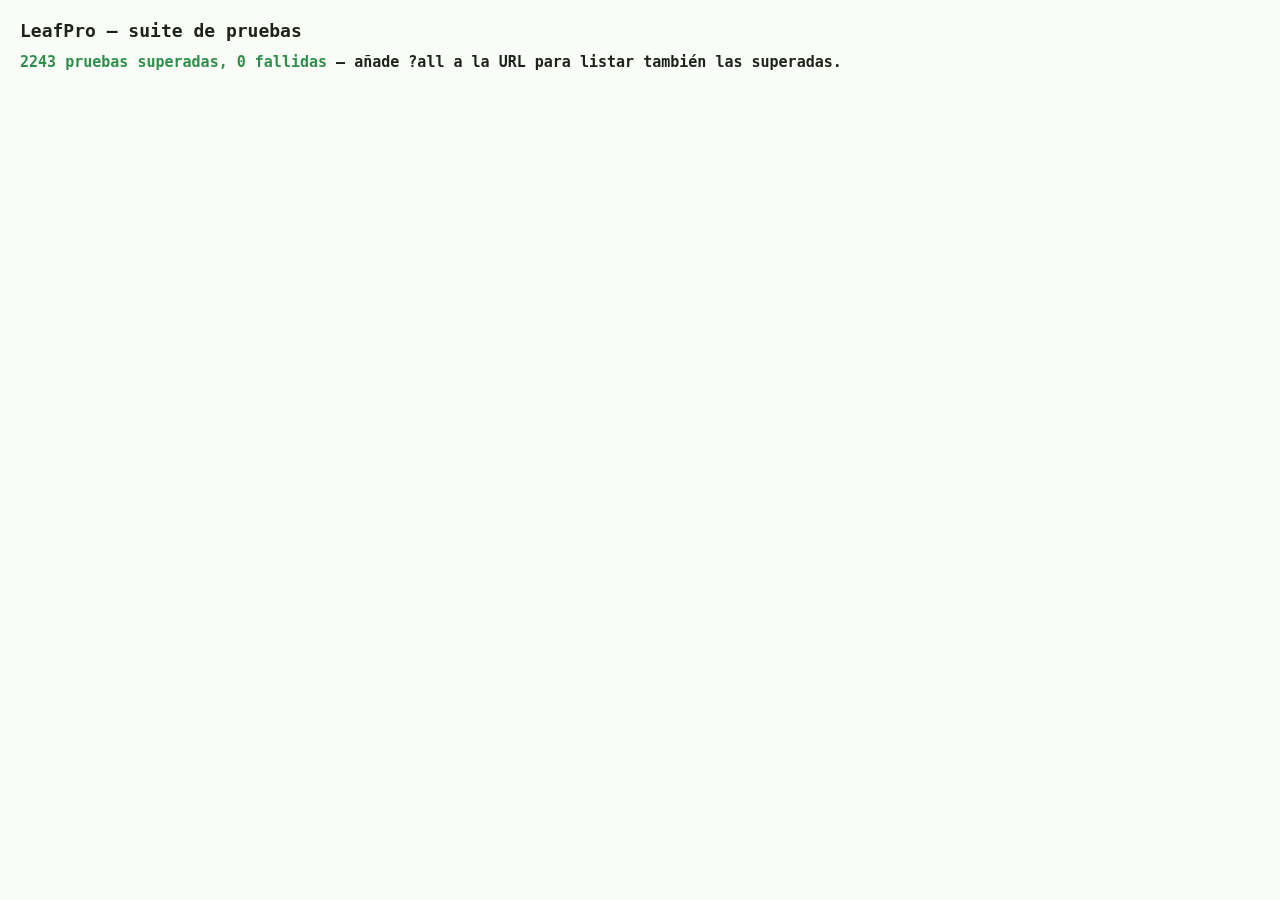
<file: tests/index.html>
<!DOCTYPE html>
<html lang="es">
<head>
<meta charset="UTF-8">
<title>LeafPro — pruebas</title>
<style>
  body { font-family: ui-monospace, monospace; font-size: 13px; margin: 20px; background: #fafcf7; color: #1c241a; }
  h1 { font-size: 18px; }
  .ok { color: #2f8f4a; } .fail { color: #c43a2f; font-weight: bold; }
  #summary { font-size: 15px; font-weight: bold; margin: 12px 0; }
  li { margin: 1px 0; }
</style>
<script src="../js/i18n.js"></script>
</head>
<body>
<h1>LeafPro — suite de pruebas</h1>
<div id="summary">Ejecutando…</div>
<ol id="out"></ol>
<script src="../js/core.js"></script>
<script src="../js/leafgen.js"></script>
<script src="../js/morphdata.js"></script>
<script src="../js/parts.js"></script>
<script src="../js/block4.js"></script>
<script src="../js/art.js"></script>
<script src="../js/block7.js"></script>
<script>
const out = document.getElementById('out');
let pass = 0, fail = 0;
function ok(cond, msg) {
  const li = document.createElement('li');
  li.className = cond ? 'ok' : 'fail';
  li.textContent = (cond ? '✓ ' : '✗ ') + msg;
  if (!cond || location.search.includes('all')) out.appendChild(li);
  cond ? pass++ : fail++;
}
function parseSVG(s) {
  const doc = new DOMParser().parseFromString(s, 'image/svg+xml');
  return doc.querySelector('parsererror') ? null : doc.documentElement;
}

/* ---------- 1. the morphological database ---------- */
ok(MORPH.cats.length === 11, 'hay 11 categorías de caracteres');
const ids = new Set();
const catKeys = MORPH.cats.map(c => c.key);
ok(MORPH.terms.length >= 100, `hay al menos 100 términos (${MORPH.terms.length})`);
for (const t of MORPH.terms) {
  ok(!ids.has(t.id), `id único: ${t.id}`);
  ids.add(t.id);
  ok(catKeys.includes(t.cat), `${t.id}: categoría válida (${t.cat})`);
  ok(!!t.es && !!t.en, `${t.id}: nombre en los dos idiomas`);
  ok(!!t.def.es && !!t.def.en, `${t.id}: definición en los dos idiomas`);
  ok(!!t.ex.es && !!t.ex.en, `${t.id}: ejemplos en los dos idiomas`);
  ok(t.def.es.length > 20 && t.def.en.length > 20, `${t.id}: definiciones con sustancia`);
}
for (const c of catKeys) ok(MORPH.byCat(c).length >= 4, `categoría ${c} con al menos 4 términos (${MORPH.byCat(c).length})`);
ok(MORPH.terms.length >= 140, `el atlas creció a 140+ términos (${MORPH.terms.length})`);
ok(MORPH.byId('f-ovada') && MORPH.byId('f-ovada').es === 'Ovada', 'byId encuentra f-ovada');

/* every model references existing engine keys */
for (const t of MORPH.terms) {
  const m = t.model || {};
  if (m.shape) ok(!!Leaf.SHAPES[m.shape], `${t.id}: forma «${m.shape}» existe en el motor`);
  if (m.apex) ok(!!Leaf.APICES[m.apex], `${t.id}: ápice «${m.apex}» existe en el motor`);
  if (m.base) ok(!!Leaf.BASES[m.base], `${t.id}: base «${m.base}» existe en el motor`);
  if (m.margin) ok(m.margin in Leaf.MARGINS, `${t.id}: margen «${m.margin}» existe en el motor`);
  if (m.venation) ok(Leaf.VENATIONS.includes(m.venation) || m.venation === 'pinnada', `${t.id}: nervadura «${m.venation}» válida`);
}

/* ---------- 2. the leaf engine ---------- */
/* beta profile peaks at tp and vanishes at the ends */
for (const tp of [0.3, 0.5, 0.7]) {
  const b = x => Leaf._beta(x, tp, 2.5);
  ok(Math.abs(b(tp) - 1) < 1e-9, `beta(tp=${tp}) = 1 en el pico`);
  ok(b(0.0001) < 0.05 && b(0.9999) < 0.05, `beta(tp=${tp}) se anula en los extremos`);
  ok(b(tp) >= b(tp - 0.15) && b(tp) >= b(tp + 0.15), `beta(tp=${tp}) es máximo local`);
}

/* every atlas term renders to valid drawing (engine, compound, phyllotaxy or special) */
for (const t of MORPH.terms) {
  let svg = null, err = null;
  try { svg = termArt(t); } catch (e) { err = e; }
  ok(!err, `${t.id}: el dibujo no lanza error${err ? ' — ' + err.message : ''}`);
  if (err) continue;
  ok(!svg.includes('NaN'), `${t.id}: sin NaN en el dibujo`);
  if (t.phyllo) { ok(svg.includes('art-duo'), `${t.id}: par de vistas de filotaxia`); continue; }
  const el2 = parseSVG(svg);
  ok(!!el2, `${t.id}: SVG bien formado`);
  if (!el2) continue;
  const vb = (el2.getAttribute('viewBox') || '').split(/\s+/).map(Number);
  ok(vb.length === 4 && vb.every(x => isFinite(x)) && vb[2] > 0 && vb[3] > 0, `${t.id}: viewBox válido`);
  if (!t.special) ok(svg.includes('lf-blade') || svg.includes('lf-rachis'), `${t.id}: tiene lámina o raquis`);
}
/* specials */
ok(Leaf.SPECIAL_NAMES.length >= 12, `hay 12+ dibujos especiales (${Leaf.SPECIAL_NAMES.length})`);
for (const name of Leaf.SPECIAL_NAMES) {
  const svg = Leaf.special(name, {});
  ok(!!parseSVG(svg) && svg.length > 300 && !svg.includes('NaN'), `especial ${name}: dibujo válido`);
}
ok(Leaf.special('no-existe', {}).includes('<svg'), 'especial desconocido: SVG vacío seguro');

/* the blade path is closed and mirrored */
{
  const g = Leaf._bladeGeometry({ shape: 'eliptica', apex: 'agudo', base: 'cuneada', margin: 'entero' }, 100, 50);
  ok(g.right.length > 50 && g.left.length > 50, 'las dos mitades tienen suficientes puntos');
  ok(Math.abs(g.right[g.right.length - 1][0]) < 1.5, 'la mitad derecha termina en el ápice (x≈0)');
  ok(g.right.every(p => p[0] > -1e-6), 'mitad derecha con x ≥ 0');
  ok(g.left.every(p => p[0] < 1e-6), 'mitad izquierda con x ≤ 0');
  ok(g.right[0][1] < 2, 'la mitad derecha empieza en la base (y≈0)');
}
/* margins: teeth reduce or keep the width, never explode it */
for (const mg of ['aserrado', 'dentado', 'crenado', 'biserrado', 'espinoso', 'sinuado']) {
  const plain = Leaf._bladeGeometry({ shape: 'eliptica', margin: 'entero' }, 100, 50);
  const tooth = Leaf._bladeGeometry({ shape: 'eliptica', margin: mg }, 100, 50);
  const maxP = Math.max(...plain.right.map(p => p[0]));
  const maxT = Math.max(...tooth.right.map(p => p[0]));
  ok(maxT < maxP * 1.35, `margen ${mg}: los dientes no disparan el ancho (${maxT.toFixed(1)} vs ${maxP.toFixed(1)})`);
  ok(tooth.right.length === plain.right.length, `margen ${mg}: conserva el número de puntos`);
}
/* pinnate lobing cuts into the blade */
{
  const plain = Leaf._bladeGeometry({ shape: 'eliptica', margin: 'entero' }, 100, 50);
  const lobed = Leaf._bladeGeometry({ shape: 'eliptica', margin: 'entero', lobing: { mode: 'pinnati', n: 4, depth: 0.7, sharp: 0.4 } }, 100, 50);
  const minMidP = Math.min(...plain.right.filter(p => p[2] > 0.3 && p[2] < 0.7).map(p => p[0]));
  const minMidL = Math.min(...lobed.right.filter(p => p[2] > 0.3 && p[2] < 0.7).map(p => p[0]));
  ok(minMidL < minMidP * 0.6, 'la lobulación pinnada recorta la semilámina');
}
/* palmate lobing produces radial lobes on both sides */
{
  const g = Leaf._bladeGeometry({ shape: 'orbicular', lobing: { mode: 'palmati', n: 3, depth: 0.7, sharp: 0.5 }, venation: 'palmada' }, 100, 90);
  ok(g.right.length > 80, 'palmada: mitad derecha muestreada');
  const rs = g.right.map(p => Math.hypot(p[0], p[1]));
  let peaks = 0;
  for (let i = 2; i < rs.length - 2; i++) if (rs[i] > rs[i - 2] + 2 && rs[i] > rs[i + 2] + 2) peaks++;
  ok(peaks >= 2, `palmada: se detectan lóbulos radiales (${peaks} picos)`);
  const tip = g.right[g.right.length - 1];
  ok(Math.abs(tip[0]) < 2 && tip[1] > 90, 'palmada: termina en el ápice del lóbulo central');
}
/* venation stays inside sensible bounds */
for (const v of ['craspedodroma', 'semicraspedodroma', 'camptodroma', 'broquidodroma', 'palmada', 'paralela', 'transversa', 'curvinervia', 'campilodroma', 'dicotomica', 'uninervia', 'hifodroma']) {
  const svg = Leaf.svg({ shape: v === 'palmada' ? 'cordiforme' : 'eliptica', venation: v }, {});
  ok(parseSVG(svg) && !svg.includes('NaN'), `nervadura ${v}: dibujo válido`);
}
/* compound leaves: every type renders leaflets */
for (const type of ['imparipinnada', 'paripinnada', 'bipinnada', 'trifoliolada', 'palmaticompuesta', 'unifoliolada', 'interrumpida']) {
  const svg = Leaf.compound({ type, n: 4, leaflet: { shape: 'eliptica' } }, {});
  const el2 = parseSVG(svg);
  ok(!!el2, `compuesta ${type}: SVG bien formado`);
  const blades = (svg.match(/lf-blade/g) || []).length;
  ok(blades >= (type === 'unifoliolada' ? 1 : 3), `compuesta ${type}: al menos ${type === 'unifoliolada' ? 1 : 3} folíolos (${blades})`);
  ok(svg.includes('lf-rachis'), `compuesta ${type}: tiene raquis`);
}
/* odd vs even pinnate: terminal leaflet present or absent */
{
  const odd = (Leaf.compound({ type: 'imparipinnada', n: 3, leaflet: { shape: 'eliptica' } }, {}).match(/lf-blade/g) || []).length;
  const even = (Leaf.compound({ type: 'paripinnada', n: 3, leaflet: { shape: 'eliptica' } }, {}).match(/lf-blade/g) || []).length;
  ok(odd === even + 1, `imparipinnada tiene un folíolo más que paripinnada (${odd} vs ${even})`);
}
/* highlights */
ok(Leaf.svg({ shape: 'eliptica' }, { highlight: 'apice' }).includes('hl-apice'), 'resaltado del ápice presente');
ok(Leaf.svg({ shape: 'eliptica' }, { highlight: 'base' }).includes('hl-base'), 'resaltado de la base presente');
ok(Leaf.svg({ shape: 'eliptica' }, { highlight: 'margen' }).includes('hl-margen'), 'resaltado del margen presente');
ok(Leaf.svg({ shape: 'eliptica' }, { highlight: 'nervadura' }).includes('hl-veins'), 'resaltado de la nervadura presente');
/* skins */
for (const s of ['pubescente', 'tomentosa', 'hirsuta', 'escabrosa']) {
  ok(Leaf.svg({ shape: 'eliptica' }, { skin: s }).includes('lf-fuzz'), `superficie ${s}: dibuja pelos`);
}
ok(Leaf.svg({ shape: 'eliptica' }, { skin: 'discolora' }).includes('lf-underside'), 'discolora: muestra el envés');
/* special structures */
ok(Leaf.svg({ shape: 'ovada', stipules: true }, {}).includes('lf-stipule'), 'estípulas dibujadas');
ok(Leaf.svg({ shape: 'linear', base: 'envainadora', ligule: true, petiole: 0 }, {}).includes('lf-sheath'), 'vaina dibujada');
ok(Leaf.svg({ shape: 'orbicular', base: 'peltada' }, {}).includes('lf-pelt'), 'inserción peltada marcada');
ok(Leaf.svg({ shape: 'eliptica', apex: 'mucronado' }, {}).includes('lf-mucro'), 'mucrón dibujado');
ok(Leaf.svg({ shape: 'eliptica', apex: 'aristado' }, {}).includes('lf-arista'), 'arista dibujada');
ok(Leaf.svg({ shape: 'oblonga', base: 'amplexicaule' }, {}).includes('lf-stem'), 'amplexicaule dibuja el tallo');

/* new venations behave as defined */
{
  const g = Leaf._bladeGeometry({ shape: 'oblonga' }, 100, 42);
  const nSec = v => Leaf._veinPaths({ shape: 'oblonga', venation: v }, 100, 42, g.right, g.left, 't').sec.length;
  ok(nSec('hifodroma') === 0, 'hifódroma: sin venas secundarias visibles');
  ok(nSec('transversa') > 25, `penniparalela: muchas secundarias paralelas (${nSec('transversa')})`);
  ok(nSec('semicraspedodroma') > nSec('craspedodroma'), 'semicraspedódroma: añade los arcos a los dientes');
  ok(nSec('campilodroma') === 6, `campilódroma: 3 pares de primarias recurvadas (${nSec('campilodroma')})`);
}
/* new shapes exist and render */
for (const s of ['oval', 'trulada', 'obtrulada', 'ensiforme', 'subulada', 'filiforme']) {
  ok(!!Leaf.SHAPES[s], `forma nueva ${s} en el motor`);
  ok(!!parseSVG(Leaf.svg({ shape: s }, {})), `forma nueva ${s}: dibuja`);
}
/* bilobed apex has a deep notch */
{
  const g = Leaf._bladeGeometry({ shape: 'oval', apex: 'bilobado', base: 'cordada' }, 100, 74);
  const tipY = g.right[g.right.length - 1][1];
  const maxY = Math.max(...g.right.map(p => p[1]));
  ok(maxY - tipY > 14, `ápice bilobado: escotadura profunda (${(maxY - tipY).toFixed(1)})`);
}
/* new surfaces draw their ornament */
ok(Leaf.svg({ shape: 'eliptica' }, { skin: 'glandulosa' }).includes('lf-dots'), 'glandulosa: puntos');
ok(Leaf.svg({ shape: 'lanceolada' }, { skin: 'lepidota' }).includes('lepidota'), 'lepidota: escamitas');
ok(Leaf.svg({ shape: 'ovada' }, { skin: 'rugosa' }).includes('lf-wrinkle'), 'rugosa: arrugas');
ok(Leaf.svg({ shape: 'eliptica' }, { skin: 'lustrosa' }).includes('lf-gloss'), 'lustrosa: brillo');
/* margins: erose renders without exploding */
{
  const plain = Leaf._bladeGeometry({ shape: 'obovada', margin: 'entero' }, 100, 50);
  const er = Leaf._bladeGeometry({ shape: 'obovada', margin: 'eroso' }, 100, 50);
  ok(Math.max(...er.right.map(p => p[0])) < Math.max(...plain.right.map(p => p[0])) * 1.35, 'margen eroso acotado');
}

/* ---------- 3. phyllotaxy renderers ---------- */
for (const t of MORPH.byCat('filotaxia')) {
  const sv = B4.sideView(t.phyllo), tv = B4.topView(t.phyllo);
  ok(parseSVG(sv) && !sv.includes('NaN'), `${t.id}: vista lateral válida`);
  ok(parseSVG(tv) && !tv.includes('NaN'), `${t.id}: vista superior válida`);
}
/* distichous side view must show real leaves, not only stubs */
{
  const sv = B4.sideView({ mode: 'spiral', angle: 180 });
  ok((sv.match(/lf-blade/g) || []).length >= 4, 'alterna dística: dibuja hojas en zigzag');
}
/* equitant fan */
{
  const sv = B4.sideView({ mode: 'equitant' });
  ok(parseSVG(sv) && (sv.match(/rotate\(/g) || []).length >= 6, 'equitante: abanico de hojas plegadas');
  ok(parseSVG(B4.topView({ mode: 'equitant' })), 'equitante: vista superior en un plano');
}

/* ---------- anatomy cross-section ---------- */
{
  const div = document.createElement('div');
  const info = document.createElement('div');
  Parts.render(div, info, 'section');
  const svg = div.querySelector('svg');
  ok(!!svg, 'corte anatómico: se dibuja');
  ok(div.querySelectorAll('.part-label').length >= 12, `corte anatómico: 12+ etiquetas (${div.querySelectorAll('.part-label').length})`);
  ok(info.textContent.length > 40, 'corte anatómico: panel de información con contenido');
  for (const k of ['cuticula', 'empalizada', 'esponjoso', 'estoma', 'oclusivas', 'camara', 'xilema', 'floema', 'tricoma', 'epidermis_haz', 'epidermis_enves', 'haz_vascular', 'aire']) {
    ok(!!Parts.DEFS[k] && !!Parts.DEFS[k].d.es && !!Parts.DEFS[k].d.en, `anatomía ${k}: definición bilingüe`);
  }
  /* the palisade sits above the spongy tissue (haz up) */
  Parts.render(div, info, 'section');
  ok(div.innerHTML.indexOf('HAZ') > -1 || div.innerHTML.indexOf('upper') > -1, 'corte: rotula haz y envés');
}

/* ---------- 4. quiz generators ---------- */
for (let i = 0; i < 40; i++) {
  const q = B7.qFigureToTerm(['forma', 'apice', 'base', 'margen', 'nervadura', 'compo', 'filotaxia', 'modificada', 'duracion']);
  ok(q.options.length === 4, `pregunta figura→término ${i}: 4 opciones`);
  ok(q.options.filter(o => o.ok).length === 1, `pregunta figura→término ${i}: exactamente 1 correcta`);
  ok(new Set(q.options.map(o => o.txt)).size === 4, `pregunta figura→término ${i}: opciones distintas`);
  ok(!!q.fig && !!q.exp, `pregunta figura→término ${i}: figura y explicación`);
}
for (let i = 0; i < 25; i++) {
  const q = B7.qTermToFigure(['forma', 'margen', 'compo']);
  ok(q.figOptions.length === 4 && q.figOptions.filter(o => o.ok).length === 1, `pregunta término→figura ${i}: 4 figuras, 1 correcta`);
}
for (let i = 0; i < 25; i++) {
  const q = B7.qDescribe();
  ok(q.options.length === 4 && q.options.filter(o => o.ok).length === 1, `pregunta describe ${i}: 4 opciones, 1 correcta`);
  ok(!q.fig.includes('lf-hl'), `pregunta describe ${i}: la figura no trae resaltados que delaten`);
}

/* ---------- 5. parts diagrams ---------- */
{
  const keys = Object.keys(Parts.DEFS);
  ok(keys.length >= 16, `diagrama de partes: ${keys.length} definiciones`);
  for (const k of keys) {
    const p = Parts.DEFS[k];
    ok(!!p.es && !!p.en && !!p.d.es && !!p.d.en, `parte ${k}: bilingüe completa`);
  }
}

/* ---------- summary ---------- */
document.getElementById('summary').innerHTML =
  `<span class="${fail ? 'fail' : 'ok'}">${pass} pruebas superadas, ${fail} fallidas</span>` +
  (location.search.includes('all') ? '' : ' — añade <code>?all</code> a la URL para listar también las superadas.');
document.title = `LeafPro — ${pass} ✓ / ${fail} ✗`;
</script>
</body>
</html>
</file>
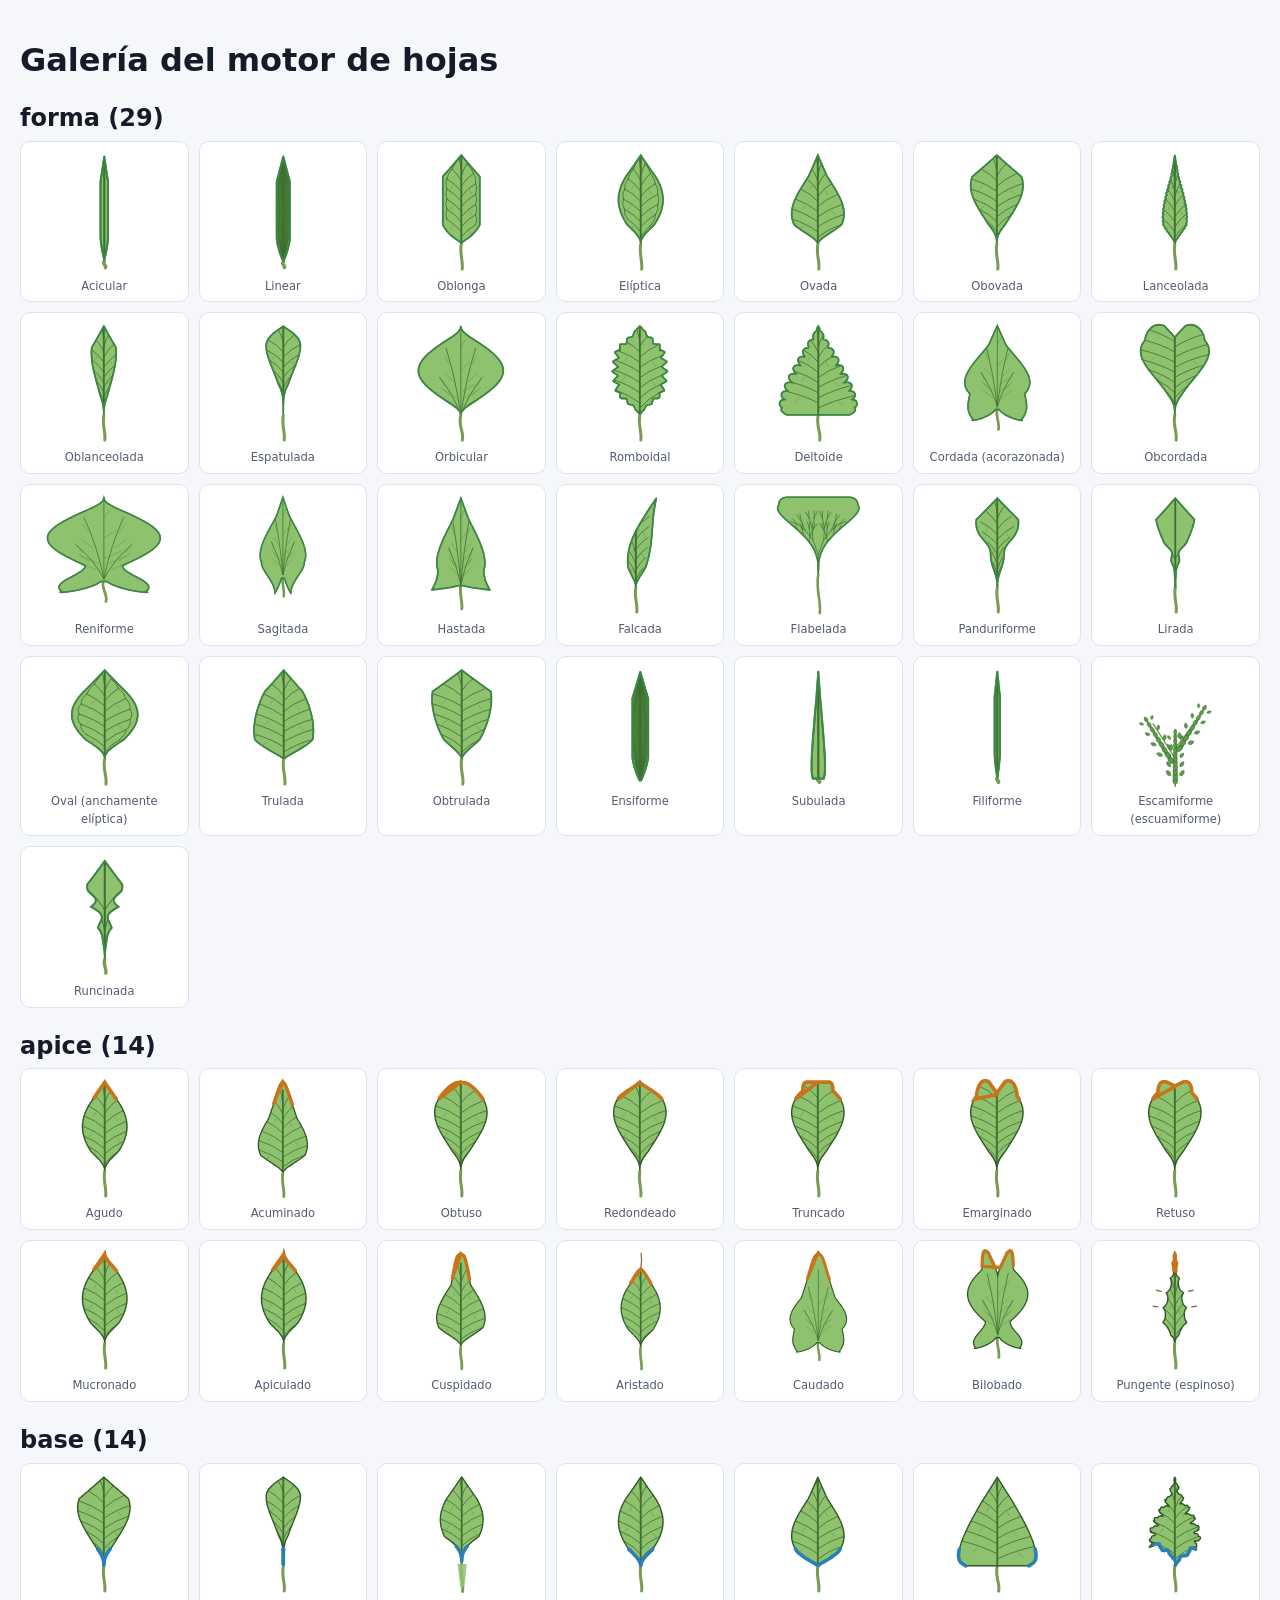
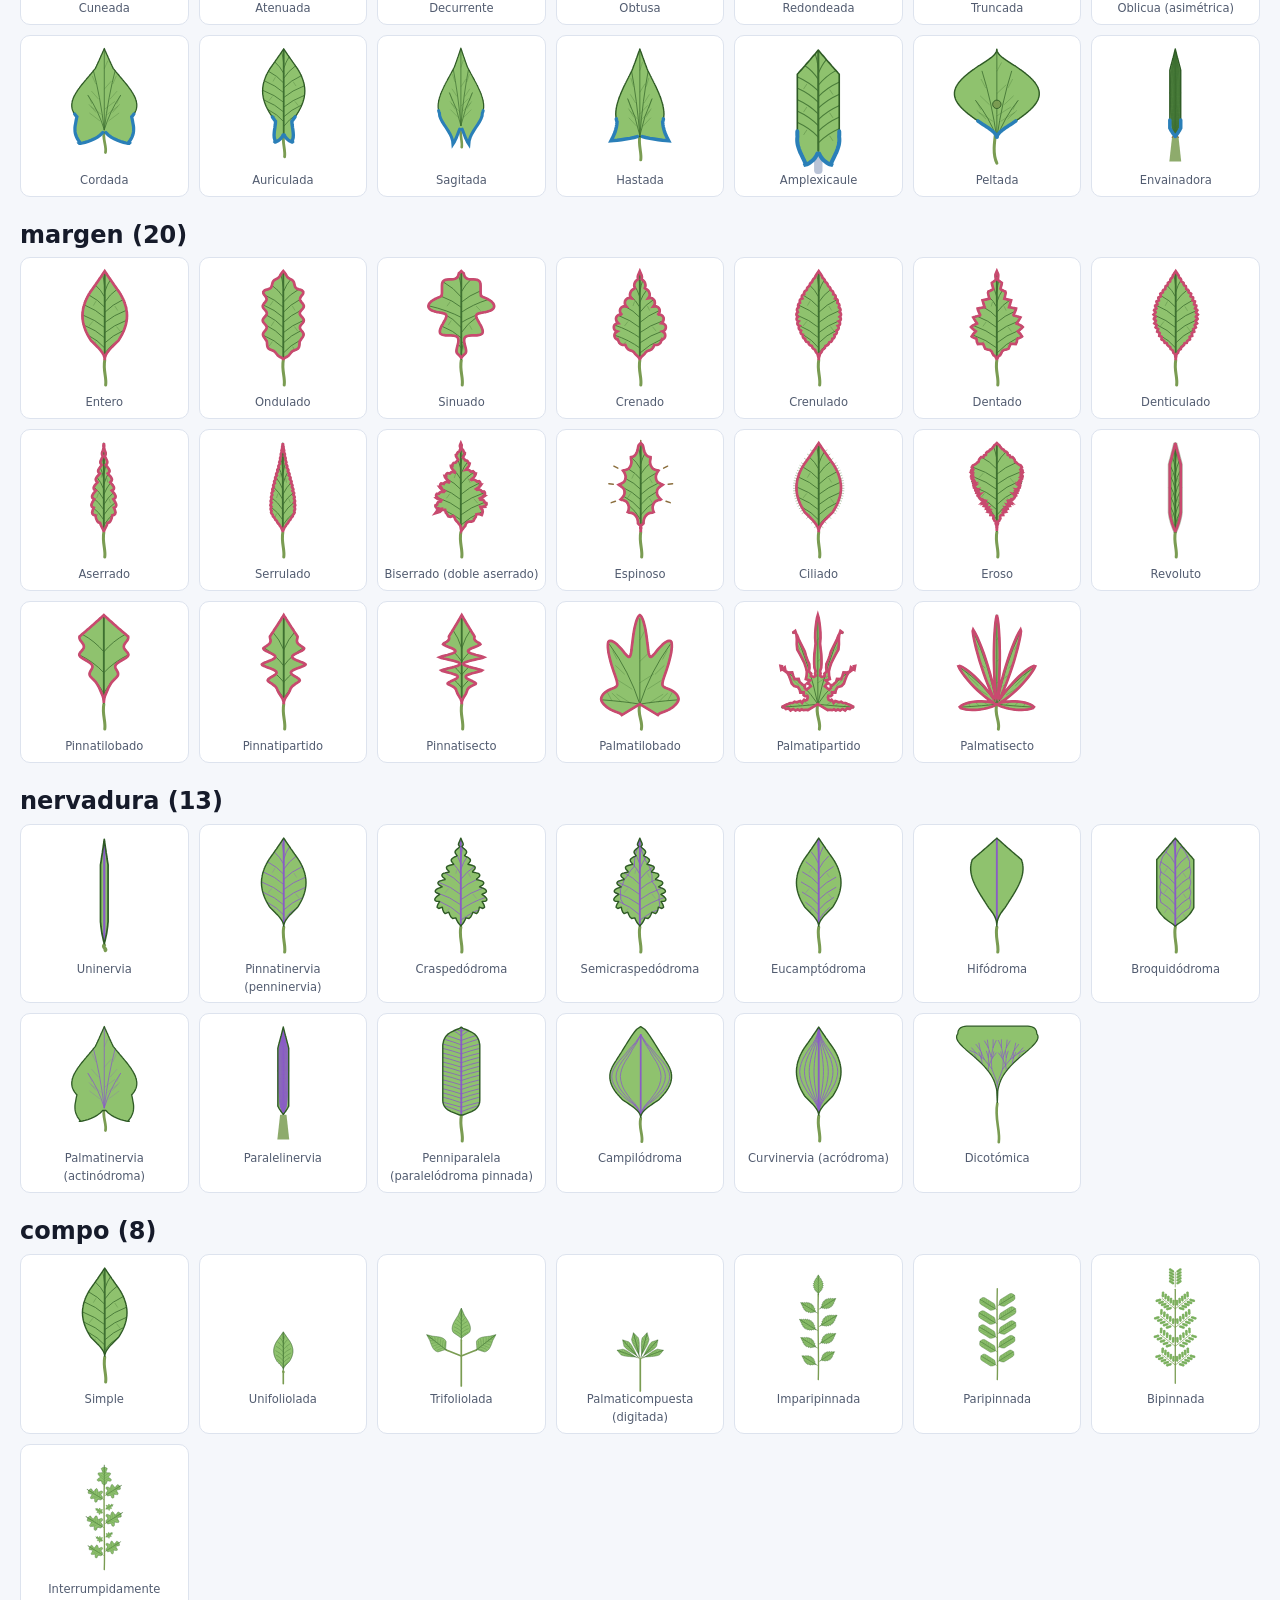
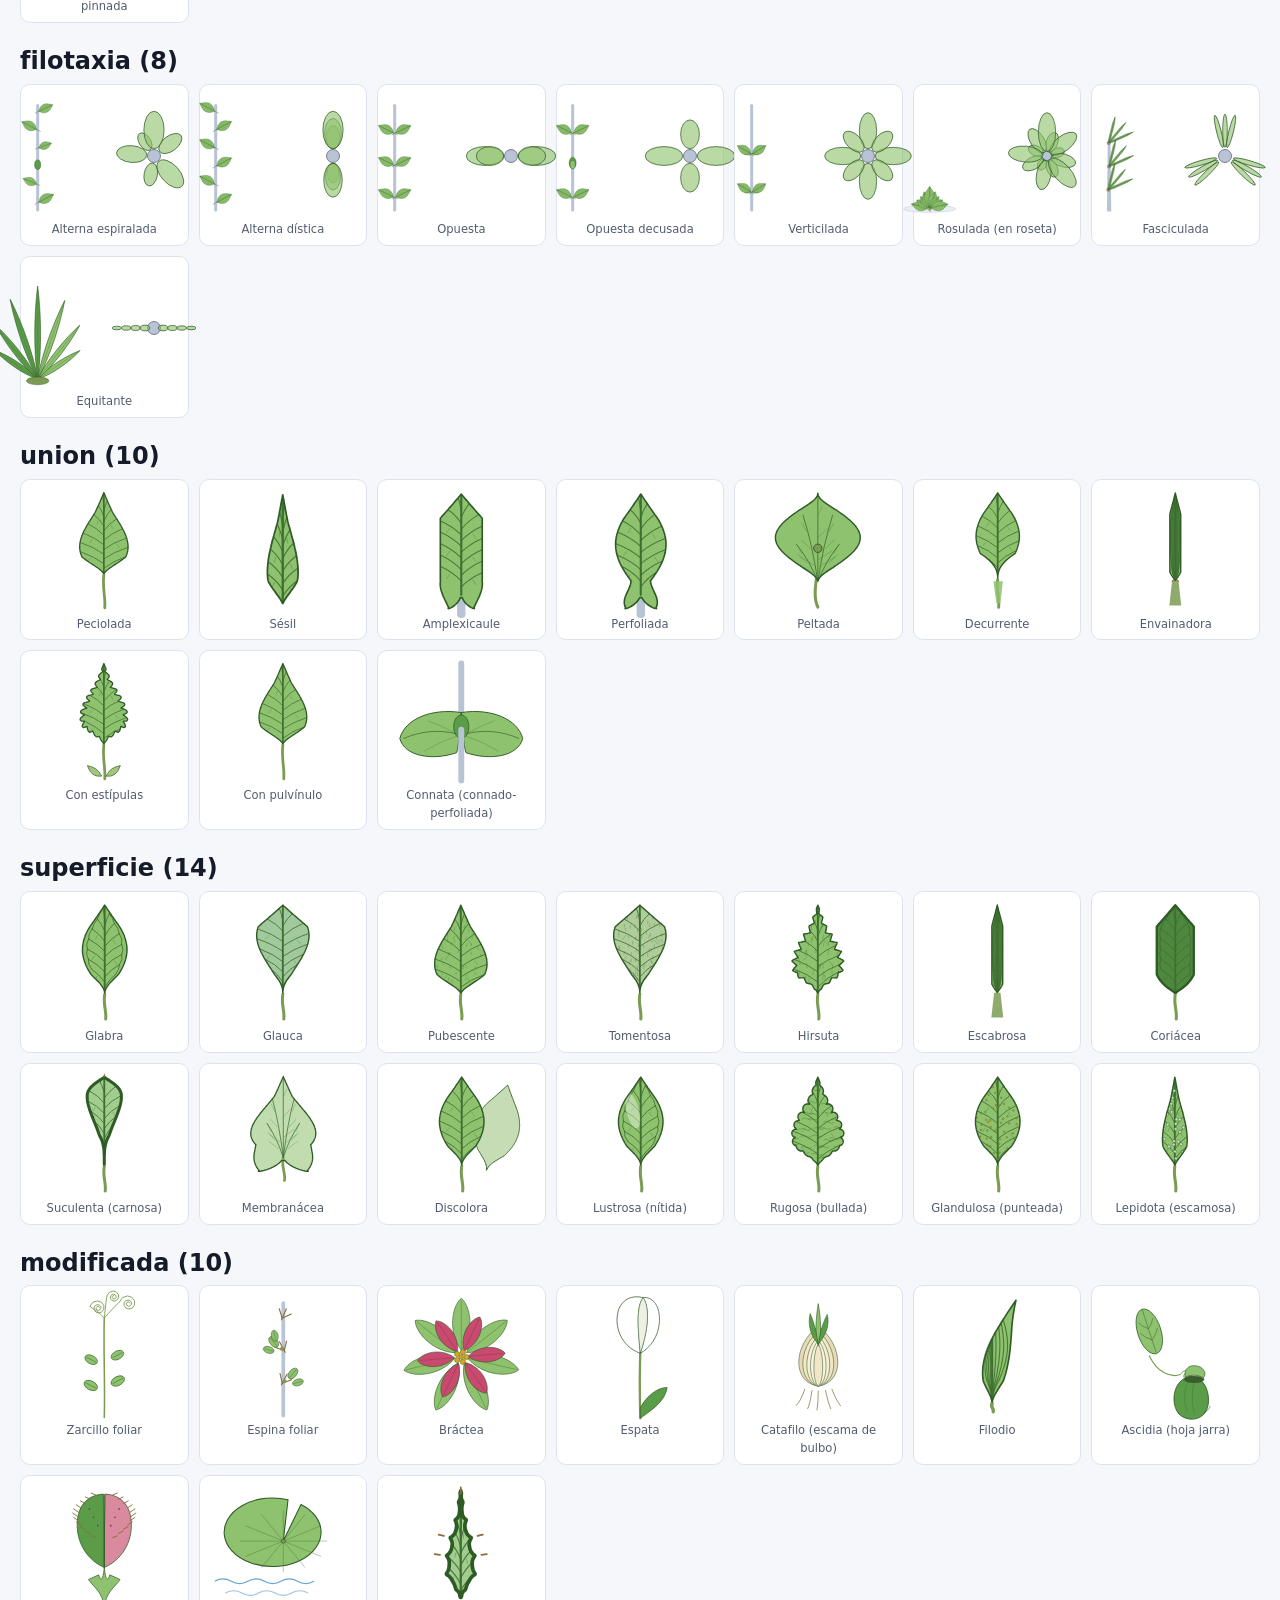
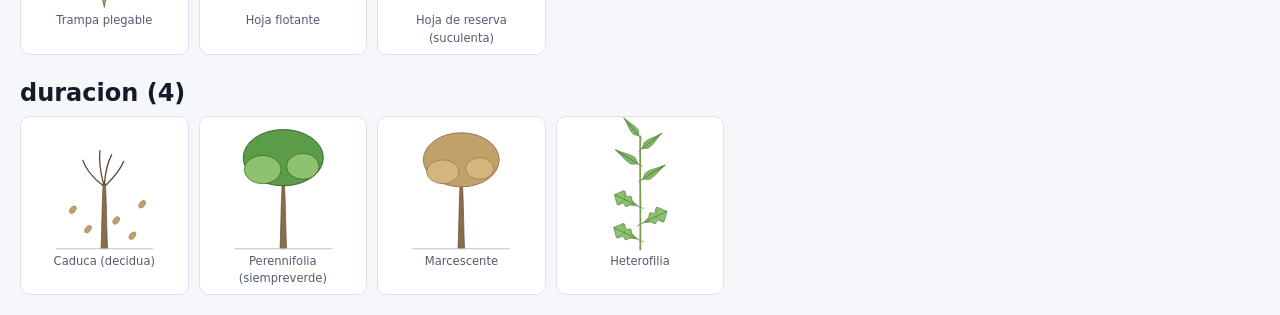
<file: tests/gallery.html>
<!DOCTYPE html>
<html lang="es">
<head>
<meta charset="UTF-8">
<title>LeafPro — galería de prueba del motor</title>
<link rel="stylesheet" href="../css/labg-base.css">
<link rel="stylesheet" href="../css/style.css">
<style>
  body { padding: 20px; }
  .g { display: grid; grid-template-columns: repeat(auto-fill, minmax(150px, 1fr)); gap: 10px; }
  .it { border: 1px solid var(--border); border-radius: 10px; padding: 6px; text-align: center; background: var(--card-bg); }
  .it svg { width: 100%; height: 130px; }
  .it div { font-size: .72rem; color: var(--text-muted); }
  h2 { margin: 24px 0 8px; }
</style>
<script src="../js/i18n.js"></script>
</head>
<body>
<h1>Galería del motor de hojas</h1>
<div id="out"></div>
<script src="../js/core.js"></script>
<script src="../js/leafgen.js"></script>
<script src="../js/morphdata.js"></script>
<script src="../js/block4.js"></script>
<script src="../js/art.js"></script>
<script>
const out = document.getElementById('out');
let html = '';
for (const cat of MORPH.cats) {
  html += `<h2>${cat.key} (${MORPH.byCat(cat.key).length})</h2><div class="g">`;
  for (const t of MORPH.byCat(cat.key)) {
    let svg;
    try {
      svg = termArt(t);
    } catch (e) { svg = `<div style="color:red">${e.message}</div>`; }
    html += `<div class="it">${svg}<div>${t.es}</div></div>`;
  }
  html += '</div>';
}
out.innerHTML = html;
document.title = `Galería — ${MORPH.terms.length} términos`;
</script>
</body>
</html>
</file>
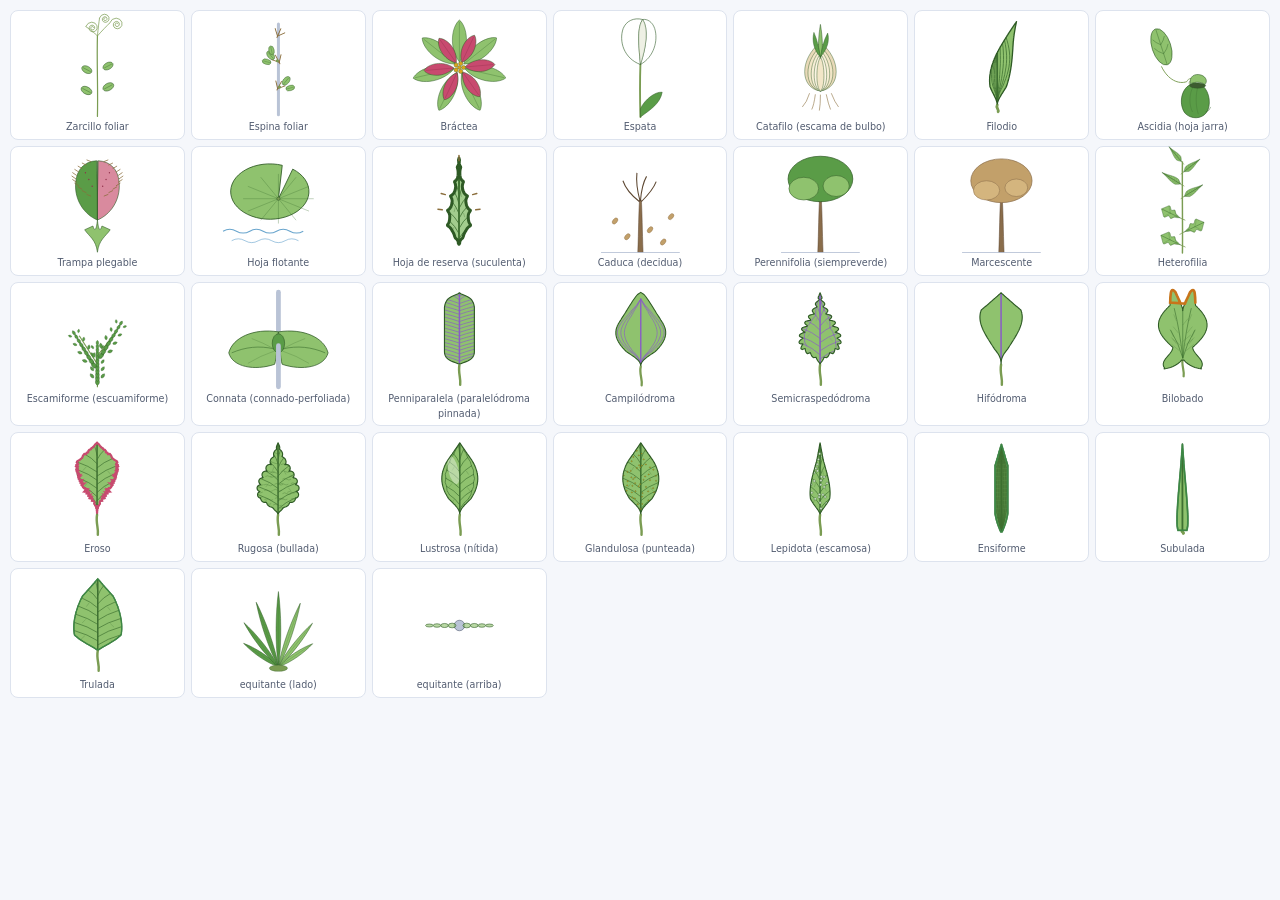
<file: tests/specials.html>
<!DOCTYPE html>
<html lang="es">
<head>
<meta charset="UTF-8">
<title>LeafPro — dibujos especiales</title>
<link rel="stylesheet" href="../css/labg-base.css">
<link rel="stylesheet" href="../css/style.css">
<style>
  body { padding: 10px; }
  .g { display: grid; grid-template-columns: repeat(7, 1fr); gap: 6px; }
  .it { border: 1px solid var(--border); border-radius: 8px; padding: 4px; text-align: center; background: var(--card-bg); }
  .it svg { width: 100%; height: 105px; }
  .it div { font-size: .6rem; color: var(--text-muted); }
</style>
<script src="../js/i18n.js"></script>
</head>
<body>
<div class="g" id="out"></div>
<script src="../js/core.js"></script>
<script src="../js/leafgen.js"></script>
<script src="../js/morphdata.js"></script>
<script src="../js/block4.js"></script>
<script src="../js/art.js"></script>
<script>
const out = document.getElementById('out');
let html = '';
for (const cat of ['modificada', 'duracion']) {
  for (const t of MORPH.byCat(cat)) html += `<div class="it">${termArt(t)}<div>${t.es}</div></div>`;
}
for (const t of ['f-escamiforme', 'u-connata', 'n-transversa', 'n-campilodroma', 'n-semicraspedodroma', 'n-hifodroma', 'a-bilobado', 'm-eroso', 's-rugosa', 's-lustrosa', 's-glandulosa', 's-lepidota', 'f-ensiforme', 'f-subulada', 'f-trulada']) {
  const term = MORPH.byId(t);
  html += `<div class="it">${termArt(term)}<div>${term.es}</div></div>`;
}
html += `<div class="it">${B4.sideView({mode:'equitant'})}<div>equitante (lado)</div></div>`;
html += `<div class="it">${B4.topView({mode:'equitant'})}<div>equitante (arriba)</div></div>`;
out.innerHTML = html;
</script>
</body>
</html>
</file>
<file: css/labg-base.css>
/* LABG Suite — hoja de estilos común a todas las aplicaciones.
   Copyright (C) 2026  Luis Ángel Barrera-Guzmán

   This program is free software: you can redistribute it and/or modify it under
   the terms of the GNU General Public License as published by the Free Software
   Foundation, either version 3 of the License, or (at your option) any later
   version. It is distributed in the hope that it will be useful, but WITHOUT ANY
   WARRANTY; without even the implied warranty of MERCHANTABILITY or FITNESS FOR
   A PARTICULAR PURPOSE. See the GNU General Public License, in the file LICENSE
   at the root of this program, or <https://www.gnu.org/licenses/>.

   Cómo se usa
   -----------
   Cada app carga este archivo ANTES de su propio style.css:

     <link rel="stylesheet" href="css/labg-base.css">
     <link rel="stylesheet" href="css/style.css">

   y en su style.css redefine solo su identidad: --primary, --primary-rgb,
   --primary-dark, --accent y --accent-rgb, en claro y en oscuro (ver la
   plantilla al final de GUIA-DISENO.md). Todo lo demás —neutros, escalas,
   enfoque, movimiento, barra de bloques, mensajes, tablas e impresión— sale
   de aquí, para que las apps de la suite se lean como una sola familia.

   El tema oscuro sigue al sistema mientras el usuario no elija uno; la
   elección se escribe en <html data-theme="light|dark">. Cero bibliotecas,
   cero recursos externos: funciona con doble clic (file://). */

/* ================================================================
   1. TOKENS
   ================================================================ */
:root {
  color-scheme: light;

  /* neutros */
  --bg: #f5f7fb;
  --bg-soft: #e9eef6;
  --card-bg: #ffffff;
  --text: #161b2a;
  --text-muted: #525c70;
  --border: #dde3ee;
  --border-strong: #b9c3d6;
  --field-border: #7a8699;          /* borde de campos: ≥ 3:1 contra la tarjeta */

  /* identidad (cada app la redefine) */
  --primary-rgb: 42, 74, 148;
  --primary: #2a4a94;
  --primary-dark: #1e3872;
  --primary-soft: rgba(var(--primary-rgb), 0.09);
  --on-primary: #ffffff;            /* texto sobre --primary */
  /* texto dibujado en el color de la app (enlaces, bloque activo, insignias):
     el tono más contrastado de los dos. En oscuro --primary-dark es el MÁS CLARO. */
  --primary-text: var(--primary-dark);
  --accent-rgb: 183, 106, 23;
  --accent: #b76a17;
  --accent-soft: rgba(var(--accent-rgb), 0.12);
  /* texto en color de acento: el acento oscurecido para llegar a 4.5:1 en claro */
  --accent-text: color-mix(in srgb, var(--accent) 68%, #000);

  /* botones: el oro de la marca LABG, igual en todas las apps (el color propio de cada app sigue en lo demás) */
  --btn-oro: #D4A848;               /* relleno del botón principal; con texto negro, 8.5:1 */
  --btn-oro-hover: #E0B85C;
  --btn-oro-tinta: #111111;         /* texto sobre el oro */
  --btn-oro-texto: #7D5B14;         /* texto dorado sobre la tarjeta: 6:1 en claro */
  --btn-oro-suave: rgba(212, 168, 72, 0.14);
  --btn-negro: #111111;             /* segundo botón de relleno: negro con letras de oro */
  --btn-negro-hover: #2A2620;
  --btn-negro-texto: #E6C470;

  /* estados: el tono de relleno (bordes, iconos) y el de texto (≥ 4.5:1) */
  --success: #2f8f4a;  --success-text: #1d6b34;  --success-soft: #e7f5eb;
  --warning: #c27c0e;  --warning-text: #8a5300;  --warning-soft: #fdf3e1;
  --danger:  #c43a2f;  --danger-text:  #a82c22;  --danger-soft:  #fbe9e7;
  --info:    #2d78b0;  --info-text:    #1f5f91;  --info-soft:    #e6f0f8;

  /* enfoque */
  --focus-ring: var(--primary);
  --focus-halo: rgba(var(--primary-rgb), 0.28);

  /* tipografía */
  --font-sans: system-ui, sans-serif;
  --font-mono: ui-monospace, monospace;
  --mono: var(--font-mono);         /* alias que ya usan las apps */
  --fs-2xs: 0.6875rem;  /* 11 px: marcas diminutas, número del bloque */
  --fs-xs:  0.75rem;    /* 12 px: notas, insignias */
  --fs-sm:  0.8125rem;  /* 13 px: ayuda de campo, tablas densas */
  --fs-md:  0.9375rem;  /* 15 px: texto de la interfaz */
  --fs-base: 1rem;      /* 16 px: párrafos de lectura */
  --fs-lg:  1.125rem;   /* 18 px: subtítulos de tarjeta */
  --fs-xl:  1.375rem;   /* 22 px: títulos de sección */
  --fs-2xl: 1.75rem;    /* 28 px: título de bloque */
  --fs-3xl: clamp(1.9rem, 1.2rem + 3vw, 2.85rem); /* portada */
  --lh-tight: 1.2;
  --lh-base: 1.55;

  /* espaciado (base 4 px) */
  --sp-1: 4px;  --sp-2: 8px;  --sp-3: 12px; --sp-4: 16px;
  --sp-5: 20px; --sp-6: 24px; --sp-8: 32px; --sp-10: 40px; --sp-12: 48px;

  /* radios */
  --r-sm: 6px; --r-md: 10px; --r-lg: 14px; --r-pill: 999px;
  --radius: var(--r-lg);            /* alias que ya usan las apps */

  /* elevación */
  --shadow-sm: 0 1px 2px rgba(18, 26, 48, 0.06);
  --shadow: 0 1px 2px rgba(18, 26, 48, 0.05), 0 8px 24px rgba(18, 26, 48, 0.07);
  --shadow-lg: 0 4px 10px rgba(18, 26, 48, 0.08), 0 20px 48px rgba(18, 26, 48, 0.14);

  /* movimiento */
  --dur-fast: 120ms; --dur: 180ms; --dur-slow: 260ms;
  --ease: cubic-bezier(.2, .7, .2, 1);

  /* medidas */
  --content-max: 1200px;
  --touch: 44px;                     /* área táctil mínima en pantallas táctiles */
  --z-bar: 50; --z-toast: 90; --z-dialog: 100;
}

/* oscuro: preferencia del sistema, salvo que el usuario haya elegido claro */
@media (prefers-color-scheme: dark) {
  :root:not([data-theme="light"]) {
    color-scheme: dark;
    --bg: #0e121c; --bg-soft: #161d2b; --card-bg: #1c2434;
    --text: #e7ecf6; --text-muted: #a3adc3;
    --border: #2a3448; --border-strong: #3d4a63; --field-border: #6b7892;
    --primary-rgb: 143, 168, 234; --primary: #8fa8ea; --primary-dark: #b3c4f2;
    --on-primary: #0e121c;
    --accent-rgb: 235, 169, 92; --accent: #eba95c;
    --accent-text: var(--accent);
    --btn-oro-texto: #E6C470; --btn-oro-suave: rgba(230, 196, 112, 0.14);
    --btn-negro: #2B2721; --btn-negro-hover: #3A342B; --btn-negro-texto: #F1D58E;
    --success: #5cc27a; --success-text: #7fd497; --success-soft: rgba(92, 194, 122, 0.13);
    --warning: #f0b24a; --warning-text: #f5c56f; --warning-soft: rgba(240, 178, 74, 0.13);
    --danger:  #f07166; --danger-text:  #f59189; --danger-soft:  rgba(240, 113, 102, 0.13);
    --info:    #69b2e0; --info-text:    #8cc6ea; --info-soft:    rgba(105, 178, 224, 0.13);
    --focus-halo: rgba(var(--primary-rgb), 0.35);
    --shadow-sm: 0 1px 2px rgba(0, 0, 0, 0.45);
    --shadow: 0 1px 2px rgba(0, 0, 0, 0.5), 0 8px 24px rgba(0, 0, 0, 0.34);
    --shadow-lg: 0 4px 10px rgba(0, 0, 0, 0.5), 0 20px 48px rgba(0, 0, 0, 0.5);
  }
}
/* oscuro elegido a mano (mismo bloque; mantenerlos iguales) */
:root[data-theme="dark"] {
  color-scheme: dark;
  --bg: #0e121c; --bg-soft: #161d2b; --card-bg: #1c2434;
  --text: #e7ecf6; --text-muted: #a3adc3;
  --border: #2a3448; --border-strong: #3d4a63; --field-border: #6b7892;
  --primary-rgb: 143, 168, 234; --primary: #8fa8ea; --primary-dark: #b3c4f2;
  --on-primary: #0e121c;
  --accent-rgb: 235, 169, 92; --accent: #eba95c;
  --accent-text: var(--accent);
  --btn-oro-texto: #E6C470; --btn-oro-suave: rgba(230, 196, 112, 0.14);
  --btn-negro: #2B2721; --btn-negro-hover: #3A342B; --btn-negro-texto: #F1D58E;
  --success: #5cc27a; --success-text: #7fd497; --success-soft: rgba(92, 194, 122, 0.13);
  --warning: #f0b24a; --warning-text: #f5c56f; --warning-soft: rgba(240, 178, 74, 0.13);
  --danger:  #f07166; --danger-text:  #f59189; --danger-soft:  rgba(240, 113, 102, 0.13);
  --info:    #69b2e0; --info-text:    #8cc6ea; --info-soft:    rgba(105, 178, 224, 0.13);
  --focus-halo: rgba(var(--primary-rgb), 0.35);
  --shadow-sm: 0 1px 2px rgba(0, 0, 0, 0.45);
  --shadow: 0 1px 2px rgba(0, 0, 0, 0.5), 0 8px 24px rgba(0, 0, 0, 0.34);
  --shadow-lg: 0 4px 10px rgba(0, 0, 0, 0.5), 0 20px 48px rgba(0, 0, 0, 0.5);
}

/* ================================================================
   2. BASE
   ================================================================ */
*, *::before, *::after { box-sizing: border-box; }
body {
  margin: 0;
  font-family: var(--font-sans);
  font-size: var(--fs-base);
  line-height: var(--lh-base);
  background: var(--bg);
  color: var(--text);
  -webkit-font-smoothing: antialiased;
  text-rendering: optimizeLegibility;
}
img, svg, canvas, video { max-width: 100%; }
/* ningún control debe ensanchar la página (las listas toman el ancho de su opción más larga) */
input, select, textarea { max-width: 100%; }
a { color: var(--primary-text); text-underline-offset: 2px; }
a:hover { color: var(--text); }
h1, h2, h3, h4 { line-height: var(--lh-tight); text-wrap: balance; }
code, kbd, pre, samp { font-family: var(--font-mono); font-size: 0.92em; }
kbd {
  display: inline-block; min-width: 1.6em; padding: 1px 6px; text-align: center;
  font-size: var(--fs-xs); font-weight: 600; line-height: 1.5;
  color: var(--text); background: var(--card-bg);
  border: 1px solid var(--border-strong); border-bottom-width: 2px; border-radius: var(--r-sm);
}
::selection { background: rgba(var(--primary-rgb), 0.22); }

/* enfoque visible y consistente en todo lo que se pueda operar con teclado */
:focus { outline: none; }
:focus-visible {
  outline: 2px solid var(--focus-ring);
  outline-offset: 2px;
  box-shadow: 0 0 0 5px var(--focus-halo);
  border-radius: var(--r-sm);
}
input:focus-visible, select:focus-visible, textarea:focus-visible { outline-offset: 0; }

/* solo para lectores de pantalla */
.sr-only {
  position: absolute !important; width: 1px; height: 1px; padding: 0; margin: -1px;
  overflow: hidden; clip: rect(0 0 0 0); white-space: nowrap; border: 0;
}
/* enlace para saltar la barra con el teclado */
.skip-link {
  position: absolute; left: var(--sp-3); top: -60px; z-index: calc(var(--z-dialog) + 1);
  padding: var(--sp-2) var(--sp-4); border-radius: var(--r-md);
  background: var(--primary); color: var(--on-primary); font-weight: 700; text-decoration: none;
  transition: top var(--dur) var(--ease);
}
.skip-link:focus { top: var(--sp-3); color: var(--on-primary); }

/* movimiento: solo para quien no pidió reducirlo */
@media (prefers-reduced-motion: no-preference) {
  html { scroll-behavior: smooth; }
}
@media (prefers-reduced-motion: reduce) {
  *, *::before, *::after {
    animation-duration: 0.01ms !important; animation-iteration-count: 1 !important;
    transition-duration: 0.01ms !important; scroll-behavior: auto !important;
  }
}

/* ================================================================
   3. BARRA SUPERIOR DE LA APP
   Estructura (orden fijo en toda la suite):
   [logo + nombre] [subtítulo]  ······  [LABG Suite] [ES|EN] [tema] [ayuda]
   [ barra de bloques desplazable ··································· ]
   ================================================================ */
.topbar {
  position: sticky; top: 0; z-index: var(--z-bar);
  background: color-mix(in srgb, var(--card-bg) 92%, transparent);
  -webkit-backdrop-filter: blur(10px); backdrop-filter: blur(10px);
  border-bottom: 1px solid var(--border);
}
.topbar-inner { max-width: var(--content-max); margin: 0 auto; padding: var(--sp-2) var(--sp-5) var(--sp-1); }
.topbar-row { display: flex; align-items: center; gap: var(--sp-3); min-height: 40px; }
.brand {
  display: flex; align-items: center; gap: 10px; min-width: 0;
  font-weight: 800; font-size: 1.14rem; letter-spacing: -0.4px;
  color: var(--text); text-decoration: none; cursor: pointer; user-select: none;
}
.brand svg, .brand img { width: 32px; height: 32px; display: block; flex-shrink: 0; }
.brand .brand-pro { color: var(--primary); }
.brand .brand-sub {
  font-weight: 500; font-size: var(--fs-xs); letter-spacing: 0; color: var(--text-muted);
  white-space: nowrap; overflow: hidden; text-overflow: ellipsis;
}
.top-tools { margin-left: auto; display: flex; align-items: center; gap: var(--sp-2); flex-shrink: 0; }

/* regreso al portal de la suite */
.suite-link {
  display: inline-flex; align-items: center; gap: 6px;
  padding: 5px 10px; border-radius: var(--r-pill);
  font-size: var(--fs-xs); font-weight: 700; letter-spacing: .02em;
  color: var(--text-muted); text-decoration: none;
  border: 1px solid var(--border-strong); background: var(--bg-soft);
  transition: color var(--dur-fast), border-color var(--dur-fast);
}
.suite-link:hover { color: var(--primary-text); border-color: var(--primary); }
.suite-link svg { width: 14px; height: 14px; }
.suite-link .labg-iso { width: auto; height: 20px; flex: none; }

/* conmutador segmentado (idioma) */
.seg {
  display: inline-flex; padding: 2px; border-radius: var(--r-pill);
  border: 1px solid var(--border-strong); background: var(--bg-soft);
}
.seg button {
  font: inherit; font-size: var(--fs-xs); font-weight: 700; letter-spacing: .04em;
  border: 0; background: transparent; color: var(--text-muted);
  padding: 4px 10px; border-radius: var(--r-pill); cursor: pointer;
}
.seg button:hover { color: var(--text); }
.seg button.on, .seg button[aria-pressed="true"] {
  background: var(--card-bg); color: var(--primary-text); box-shadow: var(--shadow-sm);
}

/* botón redondo con ícono (tema, ayuda) */
.icon-btn {
  width: 34px; height: 34px; padding: 0; border-radius: 50%;
  display: inline-flex; align-items: center; justify-content: center;
  border: 1px solid var(--border-strong); background: var(--bg-soft); color: var(--text);
  cursor: pointer; transition: color var(--dur-fast), border-color var(--dur-fast);
}
.icon-btn:hover { border-color: var(--primary); color: var(--primary-text); }
.icon-btn svg { width: 18px; height: 18px; }
.theme-btn .moon { display: none; }
:root[data-theme="dark"] .theme-btn .sun { display: none; }
:root[data-theme="dark"] .theme-btn .moon { display: block; }
@media (prefers-color-scheme: dark) {
  :root:not([data-theme="light"]) .theme-btn .sun { display: none; }
  :root:not([data-theme="light"]) .theme-btn .moon { display: block; }
}

/* ================================================================
   4. BARRA DE BLOQUES (modelo PhylogenyPro)
   Una sola fila que se desplaza de lado; el bloque activo se trae a la
   vista. Estados: activo (aria-current="step"), terminado (.done),
   con aviso (.warn), bloqueado (disabled) y próximamente (.soon).
   ================================================================ */
.stepper {
  display: flex; gap: 3px; margin-top: 6px; padding-bottom: 4px;
  overflow-x: auto; overscroll-behavior-x: contain; scrollbar-width: thin;
  scroll-padding-inline: var(--sp-6);
  /* se desvanece en los bordes para indicar que hay más bloques */
  -webkit-mask-image: linear-gradient(to right, transparent 0, #000 12px, #000 calc(100% - 20px), transparent 100%);
          mask-image: linear-gradient(to right, transparent 0, #000 12px, #000 calc(100% - 20px), transparent 100%);
}
.step-btn {
  position: relative; flex-shrink: 0;
  display: inline-flex; align-items: center; gap: 6px;
  padding: 5px 10px 5px 6px; border: 1px solid transparent; border-radius: 9px;
  background: transparent; color: var(--text-muted);
  font: inherit; font-size: var(--fs-sm); white-space: nowrap; cursor: pointer;
  transition: background-color var(--dur-fast), color var(--dur-fast), border-color var(--dur-fast);
}
.step-btn .step-num {
  width: 20px; height: 20px; flex-shrink: 0; border-radius: 50%;
  display: inline-flex; align-items: center; justify-content: center;
  font-size: var(--fs-2xs); font-weight: 700; font-variant-numeric: tabular-nums;
  background: var(--bg-soft); color: var(--text);
}
.step-btn:hover:not(:disabled) { background: var(--bg-soft); color: var(--text); }
/* la barra de bloques va en el oro de la marca LABG, igual en todas las apps */
.step-btn.active, .step-btn[aria-current="step"] {
  background: var(--btn-oro-suave); color: var(--btn-oro-texto); font-weight: 600;
  border-color: rgba(212, 168, 72, 0.45);
}
.step-btn.active .step-num, .step-btn[aria-current="step"] .step-num { background: var(--btn-oro); color: var(--btn-oro-tinta); }
/* terminado: el número se vuelve una palomita dorada */
.step-btn.done .step-num { background: var(--btn-oro-suave); color: var(--btn-oro-texto); font-size: 0; box-shadow: inset 0 0 0 1px rgba(212, 168, 72, 0.45); }
.step-btn.done .step-num::before { content: "✓"; font-size: var(--fs-xs); }
.step-btn.done.active .step-num, .step-btn.done[aria-current="step"] .step-num { background: var(--btn-oro); color: var(--btn-oro-tinta); box-shadow: none; }
/* con aviso: punto ámbar arriba a la derecha */
.step-btn.warn::after {
  content: ""; position: absolute; top: 3px; left: 21px; width: 7px; height: 7px; border-radius: 50%;
  background: var(--warning); box-shadow: 0 0 0 2px var(--card-bg);
}
/* bloqueado: sin opacidad, para que se siga leyendo; lo distingue el círculo punteado */
.step-btn:disabled { cursor: not-allowed; color: var(--text-muted); }
.step-btn:disabled .step-num { background: transparent; border: 1px dashed var(--border-strong); color: var(--text-muted); }
.step-btn.soon::after {
  content: attr(data-soon); margin-left: 2px; padding: 0 6px; border-radius: var(--r-pill);
  font-size: var(--fs-2xs); font-weight: 700; background: var(--bg-soft); color: var(--text-muted);
}

/* navegación al pie de cada bloque */
.step-footer {
  display: flex; justify-content: space-between; align-items: center; gap: var(--sp-3);
  margin-top: var(--sp-8); padding-top: var(--sp-5); border-top: 1px solid var(--border);
}
.step-footer .btn { max-width: 48%; }
.step-footer .next { margin-left: auto; }
/* sin opacidad: sobre el botón primario, el 80 % bajaba el texto de 4.5:1 */
.step-footer .btn small { display: block; font-weight: 500; font-size: var(--fs-xs); }

/* ================================================================
   5. COMPONENTES
   ================================================================ */
/* --- tarjetas --- */
.card {
  background: var(--card-bg); border: 1px solid var(--border); border-radius: var(--r-lg);
  box-shadow: var(--shadow); padding: var(--sp-6);
}
/* el espacio entre tarjetas lo pone cada app */
.card-title { margin: 0 0 var(--sp-3); font-size: var(--fs-lg); font-weight: 700; }
.eyebrow {
  font-size: var(--fs-xs); font-weight: 700; letter-spacing: .12em; text-transform: uppercase;
  color: var(--primary-text);
}

/* --- botones --- */
.btn {
  display: inline-flex; align-items: center; justify-content: center; gap: var(--sp-2);
  min-height: 38px; padding: 8px 16px; border-radius: var(--r-md);
  font: inherit; font-size: var(--fs-md); font-weight: 600; line-height: 1.2; text-decoration: none;
  border: 1px solid transparent; cursor: pointer;
  transition: background-color var(--dur-fast), border-color var(--dur-fast), color var(--dur-fast), box-shadow var(--dur-fast), transform var(--dur-fast);
}
.btn:active:not(:disabled) { transform: translateY(1px); }
.btn:disabled, .btn[aria-disabled="true"] { opacity: .5; cursor: not-allowed; }
/* el atributo hidden manda aunque la regla de arriba fije display */
.btn[hidden], .icon-btn[hidden], .seg[hidden], .suite-link[hidden], .step-btn[hidden] { display: none !important; }
.btn svg { width: 16px; height: 16px; flex-shrink: 0; }
.btn-primary { background: var(--btn-oro); color: var(--btn-oro-tinta); box-shadow: 0 1px 2px rgba(125, 91, 20, .3); }
.btn-primary:hover:not(:disabled) { background: var(--btn-oro-hover); color: var(--btn-oro-tinta); }
.btn-secondary { background: var(--card-bg); color: var(--text); border-color: var(--border-strong); }
.btn-secondary:hover:not(:disabled) { border-color: var(--btn-oro); color: var(--btn-oro-texto); }
.btn-ghost { background: transparent; color: var(--btn-oro-texto); }
.btn-ghost:hover:not(:disabled) { background: var(--btn-oro-suave); }
.btn-accent { background: var(--btn-negro); color: var(--btn-negro-texto); border-color: rgba(212, 168, 72, .5); }
.btn-accent:hover:not(:disabled) { background: var(--btn-negro-hover); color: var(--btn-negro-texto); }
.btn-danger { background: var(--danger-soft); color: var(--danger-text); border-color: rgba(196, 58, 47, .35); }
.btn-danger:hover:not(:disabled) { background: var(--danger); color: var(--bg); }
.btn-sm { min-height: 30px; padding: 4px 10px; font-size: var(--fs-sm); border-radius: 8px; }
.btn-lg { min-height: 46px; padding: 12px 22px; font-size: var(--fs-base); }
.btn-row { display: flex; flex-wrap: wrap; gap: var(--sp-2); align-items: center; }

/* --- campos --- */
.field { display: flex; flex-direction: column; gap: var(--sp-1); }
.field > label, .field-label { font-weight: 600; font-size: var(--fs-sm); }
.field-help { font-size: var(--fs-xs); color: var(--text-muted); }
.input, .select, .textarea,
.field input:not([type="checkbox"]):not([type="radio"]):not([type="range"]), .field select, .field textarea {
  font: inherit; font-size: var(--fs-md); color: var(--text);
  background: var(--card-bg); border: 1px solid var(--field-border); border-radius: var(--r-md);
  padding: 8px 12px; min-height: 38px; width: 100%;
  transition: border-color var(--dur-fast), box-shadow var(--dur-fast);
}
.input:focus, .select:focus, .textarea:focus,
.field input:focus, .field select:focus, .field textarea:focus {
  border-color: var(--primary); box-shadow: 0 0 0 3px var(--focus-halo); outline: none;
}
.field.invalid input, .field.invalid select, .input[aria-invalid="true"] { border-color: var(--danger); }
.field-error { font-size: var(--fs-xs); color: var(--danger-text); font-weight: 600; }
input[type="checkbox"], input[type="radio"], input[type="range"] { accent-color: var(--primary); }

/* --- mensajes en línea (showMessage) --- */
.msg {
  position: relative;
  padding: var(--sp-3) var(--sp-4) var(--sp-3) 40px; margin: var(--sp-3) 0;
  border-radius: var(--r-md); border: 1px solid; border-left-width: 4px;
  font-size: var(--fs-md); line-height: 1.5;
}
.msg::before { position: absolute; left: 14px; top: var(--sp-3); font-weight: 800; width: 1.2em; text-align: center; }
.msg-info    { background: var(--info-soft);    border-color: var(--info);    color: var(--text); }
.msg-success { background: var(--success-soft); border-color: var(--success); color: var(--text); }
.msg-warning { background: var(--warning-soft); border-color: var(--warning); color: var(--text); }
.msg-error   { background: var(--danger-soft);  border-color: var(--danger);  color: var(--text); }
.msg-info::before    { content: "i"; color: var(--info-text); }
.msg-success::before { content: "✓"; color: var(--success-text); }
.msg-warning::before { content: "!"; color: var(--warning-text); }
.msg-error::before   { content: "×"; color: var(--danger-text); }
.msg strong:first-child { color: inherit; }
.msg .msg-fix { display: block; margin-top: 2px; color: var(--text-muted); font-size: var(--fs-sm); }

/* --- insignias --- */
.badge {
  display: inline-flex; align-items: center; gap: 4px; padding: 2px 9px; border-radius: var(--r-pill);
  font-size: var(--fs-xs); font-weight: 700; line-height: 1.6; max-width: 100%;
  background: var(--bg-soft); color: var(--text-muted); border: 1px solid var(--border);
}
.badge-primary { background: var(--primary-soft); color: var(--primary-text); border-color: rgba(var(--primary-rgb), .25); }
.badge-success { background: var(--success-soft); color: var(--success-text); border-color: transparent; }
.badge-warning { background: var(--warning-soft); color: var(--warning-text); border-color: transparent; }
.badge-danger  { background: var(--danger-soft);  color: var(--danger-text);  border-color: transparent; }

/* --- recuadro de nota --- */
.callout {
  padding: var(--sp-4) var(--sp-5); border-radius: var(--r-md);
  background: var(--primary-soft); border-left: 4px solid var(--primary);
}
.callout > :first-child { margin-top: 0; } .callout > :last-child { margin-bottom: 0; }

/* --- indicadores --- */
.stat-grid { display: grid; grid-template-columns: repeat(auto-fit, minmax(150px, 1fr)); gap: var(--sp-3); }
.stat-tile {
  padding: var(--sp-4); border-radius: var(--r-md); background: var(--bg-soft); border: 1px solid var(--border);
}
.stat-tile .stat-label { font-size: var(--fs-xs); color: var(--text-muted); font-weight: 600; }
.stat-tile .stat-value { font-size: var(--fs-xl); font-weight: 800; font-variant-numeric: tabular-nums; letter-spacing: -0.3px; }
.stat-tile .stat-note { font-size: var(--fs-xs); color: var(--text-muted); }

/* --- tablas de resultados --- */
.table-scroll {
  position: relative;   /* contiene los textos para lector de pantalla (posición absoluta) */
  overflow-x: auto; border: 1px solid var(--border); border-radius: var(--r-md);
  background: var(--card-bg); -webkit-overflow-scrolling: touch;
}
/* con .tall el encabezado queda fijo mientras se recorre la tabla */
.table-scroll.tall { max-height: 60vh; overflow: auto; }
.table-scroll table, table.data { width: 100%; border-collapse: collapse; font-size: var(--fs-sm); }
.table-scroll caption, table.data caption {
  caption-side: top; text-align: left; padding: var(--sp-3) var(--sp-3) var(--sp-2);
  font-weight: 700; color: var(--text);
}
.table-scroll th, .table-scroll td, table.data th, table.data td {
  padding: 7px 12px; border-bottom: 1px solid var(--border); text-align: left; vertical-align: top;
}
.table-scroll thead th, table.data thead th {
  position: sticky; top: 0; z-index: 1;
  background: var(--bg-soft); color: var(--text); font-weight: 700; font-size: var(--fs-xs);
  letter-spacing: .02em; white-space: nowrap; border-bottom: 1px solid var(--border-strong);
}
.table-scroll tbody tr:hover td, table.data tbody tr:hover td { background: rgba(var(--primary-rgb), 0.04); }
.table-scroll tbody tr:last-child td, table.data tbody tr:last-child td { border-bottom: 0; }
td.num, th.num { text-align: right; font-variant-numeric: tabular-nums; white-space: nowrap; }
td.sig { color: var(--success-text); font-weight: 700; }
.table-tools { display: flex; justify-content: flex-end; gap: var(--sp-2); margin: var(--sp-2) 0; }

/* --- avisos flotantes (LABG.toast) --- */
.toast-stack {
  position: fixed; right: var(--sp-4); bottom: var(--sp-4); z-index: var(--z-toast);
  display: flex; flex-direction: column; gap: var(--sp-2); max-width: min(380px, calc(100vw - 32px));
  pointer-events: none;
}
.toast {
  pointer-events: auto; display: flex; gap: var(--sp-3); align-items: flex-start;
  padding: var(--sp-3) var(--sp-4); border-radius: var(--r-md);
  background: var(--card-bg); color: var(--text); border: 1px solid var(--border);
  border-left: 4px solid var(--info); box-shadow: var(--shadow-lg); font-size: var(--fs-md);
}
.toast.success { border-left-color: var(--success); }
.toast.warning { border-left-color: var(--warning); }
.toast.error   { border-left-color: var(--danger); }
.toast .toast-close {
  margin-left: auto; border: 0; background: none; color: var(--text-muted);
  font-size: 1.1rem; line-height: 1; cursor: pointer; padding: 0 2px;
}
@media (prefers-reduced-motion: no-preference) {
  .toast { animation: labg-toast-in var(--dur-slow) var(--ease); }
  @keyframes labg-toast-in { from { opacity: 0; transform: translateY(8px); } }
}

/* --- diálogos (<dialog> nativo) --- */
dialog.labg-dialog {
  width: min(560px, calc(100vw - 32px)); max-height: calc(100vh - 64px);
  padding: 0; border: 1px solid var(--border); border-radius: var(--r-lg);
  background: var(--card-bg); color: var(--text); box-shadow: var(--shadow-lg);
}
dialog.labg-dialog::backdrop { background: rgba(10, 14, 24, 0.5); -webkit-backdrop-filter: blur(2px); backdrop-filter: blur(2px); }
.labg-dialog .dialog-head {
  display: flex; align-items: center; gap: var(--sp-3);
  padding: var(--sp-4) var(--sp-5); border-bottom: 1px solid var(--border);
}
.labg-dialog .dialog-head h2 { margin: 0; font-size: var(--fs-lg); }
.labg-dialog .dialog-head .icon-btn { margin-left: auto; }
.labg-dialog .dialog-body { padding: var(--sp-5); overflow: auto; }
.labg-dialog .dialog-foot {
  display: flex; justify-content: flex-end; gap: var(--sp-2);
  padding: var(--sp-3) var(--sp-5); border-top: 1px solid var(--border); background: var(--bg-soft);
}

/* --- atajos de teclado (panel "?") --- */
.shortcut-list { display: grid; grid-template-columns: auto 1fr; gap: var(--sp-2) var(--sp-4); margin: 0; }
.shortcut-list dt { white-space: nowrap; }
.shortcut-list dd { margin: 0; color: var(--text-muted); }

/* --- estados vacío y de carga --- */
.empty-state {
  text-align: center; padding: var(--sp-10) var(--sp-5); color: var(--text-muted);
  border: 1px dashed var(--border-strong); border-radius: var(--r-lg); background: var(--bg-soft);
}
.empty-state .empty-title { color: var(--text); font-weight: 700; font-size: var(--fs-lg); margin: var(--sp-2) 0 var(--sp-1); }
.spinner {
  display: inline-block; width: 18px; height: 18px; border-radius: 50%; vertical-align: -3px;
  border: 2px solid rgba(var(--primary-rgb), 0.25); border-top-color: var(--primary);
}
@media (prefers-reduced-motion: no-preference) {
  .spinner { animation: labg-spin .8s linear infinite; }
  @keyframes labg-spin { to { transform: rotate(360deg); } }
}
.skeleton {
  border-radius: var(--r-sm); min-height: 1em;
  background: linear-gradient(90deg, var(--bg-soft) 25%, var(--border) 37%, var(--bg-soft) 63%);
  background-size: 400% 100%;
}
@media (prefers-reduced-motion: no-preference) {
  .skeleton { animation: labg-shimmer 1.4s ease infinite; }
  @keyframes labg-shimmer { from { background-position: 100% 50%; } to { background-position: 0 50%; } }
}

/* --- espera animada: LABG.work, LABG.progressBar, LABG.busyButton ---
   Todo lo que se mueve durante el cálculo usa transform y opacity: el navegador
   lo anima aparte, así que sigue vivo aunque el cálculo ocupe la página. */
.lw-backdrop {
  position: fixed; inset: 0; z-index: var(--z-dialog);
  display: grid; place-items: center; padding: var(--sp-4);
  background: rgba(10, 14, 24, 0.40);
  opacity: 0; transition: opacity var(--dur-slow) var(--ease);
}
.lw-backdrop.open { opacity: 1; }
.lw-card {
  position: relative; width: min(400px, 100%);
  background: var(--card-bg); color: var(--text);
  border: 1px solid var(--border); border-radius: var(--r-lg); box-shadow: var(--shadow-lg);
  padding: var(--sp-6) var(--sp-6) var(--sp-5); text-align: center;
  transform: translateY(10px) scale(.97); transition: transform 320ms cubic-bezier(.34, 1.4, .64, 1);
}
.lw-backdrop.open .lw-card { transform: none; }
.lw-card:focus { outline: none; }
.lw-title { margin: 0; font-size: var(--fs-lg); line-height: var(--lh-tight); }
.lw-msg { margin: var(--sp-1) 0 0; min-height: 1.4em; font-size: var(--fs-sm); color: var(--text-muted); }

/* escenario */
.lw-stage { position: relative; width: 200px; height: 112px; margin: 0 auto var(--sp-4); }
.lw-scene { position: absolute; inset: 0; transition: opacity 300ms var(--ease), transform 300ms var(--ease); }
.lw-dot { position: absolute; left: 0; top: 0; width: 9px; height: 9px; will-change: transform;
  transition: transform 850ms cubic-bezier(.34, 1.5, .64, 1); }
.lw-dot i { display: block; width: 100%; height: 100%; border-radius: 50%; background: var(--primary); }
.lw-dot.g1 i { background: var(--accent); }
.lw-dot.g2 i { background: var(--success); }
.lw-axis { position: absolute; background: var(--border-strong); border-radius: 2px; }
.lw-axis.x { left: 8px; right: 4px; bottom: 6px; height: 2px; }
.lw-axis.y { left: 8px; top: 2px; bottom: 6px; width: 2px; }
.lw-line { position: absolute; height: 3px; margin-top: -1.5px; border-radius: 3px; background: var(--accent);
  transform-origin: 0 50%; opacity: 0; transition: opacity 500ms var(--ease); }
.lw-halo { position: absolute; width: 50px; height: 50px; margin: -25px 0 0 -25px; border-radius: 50%;
  border: 2px dashed var(--primary); opacity: 0; transition: opacity 500ms var(--ease); }
.lw-halo.g1 { border-color: var(--accent); }
.lw-halo.g2 { border-color: var(--success); }
/* planta que crece */
.lw-soil { position: absolute; left: 36px; right: 36px; bottom: 8px; height: 4px; border-radius: 4px; background: var(--accent); opacity: .6; }
.lw-seed { position: absolute; left: 93px; bottom: 7px; width: 14px; height: 9px; border-radius: 50%; background: var(--accent); }
.lw-stem { position: absolute; left: 98.5px; bottom: 12px; width: 3px; height: 76px; border-radius: 3px;
  background: var(--success); transform-origin: 50% 100%; transform: scaleY(.05); transition: transform 700ms var(--ease); }
.lw-leaf { position: absolute; width: 28px; height: 13px; background: var(--success);
  transform: scale(0) rotate(var(--rot)); transition: transform 550ms cubic-bezier(.34, 1.6, .64, 1); }
.lw-leaf.l1 { left: 101px; bottom: 30px; --rot: -22deg; border-radius: 0 100% 0 100%; transform-origin: 0 100%; }
.lw-leaf.l2 { left: 71px;  bottom: 48px; --rot: 22deg;  border-radius: 100% 0 100% 0; transform-origin: 100% 100%; }
.lw-leaf.l3 { left: 101px; bottom: 64px; --rot: -30deg; border-radius: 0 100% 0 100%; transform-origin: 0 100%; width: 22px; height: 11px; }
.lw-bud { position: absolute; left: 92.5px; bottom: 84px; width: 15px; height: 15px; border-radius: 50% 50% 50% 50% / 60% 60% 40% 40%;
  background: var(--accent); transform: scale(0); transition: transform 550ms cubic-bezier(.34, 1.6, .64, 1); }
.lw-leaf.on { transform: scale(1) rotate(var(--rot)); }
.lw-bud.on { transform: scale(1); }
/* árbol filogenético que se dibuja desde la raíz */
.lw-seg { position: absolute; background: var(--primary); border-radius: 2px; transition: transform 450ms var(--ease); }
.lw-seg.h { height: 2.5px; transform-origin: 0 50%; }
.lw-seg.v { width: 2.5px; transform-origin: 50% 50%; }
.lw-tipdot { position: absolute; width: 9px; height: 9px; border-radius: 50%; background: var(--primary);
  transition: transform 500ms cubic-bezier(.34, 1.6, .64, 1); }
.lw-tipdot.g1 { background: var(--accent); }
.lw-tipdot.g2 { background: var(--success); }

/* barra */
.lw-bar { position: relative; height: 8px; border-radius: var(--r-pill); background: var(--bg-soft);
  overflow: hidden; margin: var(--sp-4) 0 var(--sp-2); }
.lw-fill { position: absolute; inset: 0; border-radius: inherit;
  background: linear-gradient(90deg, var(--primary), var(--accent));
  transform-origin: 0 50%; transform: scaleX(0); transition: transform 420ms var(--ease), background-color 300ms; }
.lw-bar.indet .lw-fill { right: auto; width: 38%; transform: translateX(-100%); }
.lw-meta { display: flex; justify-content: space-between; gap: var(--sp-3); font-size: var(--fs-xs);
  color: var(--text-muted); font-variant-numeric: tabular-nums; }
.lw-tip { margin: var(--sp-4) 0 0; min-height: 2.9em; font-size: var(--fs-sm); color: var(--text-muted);
  line-height: 1.45; transition: opacity 350ms var(--ease); }
.lw-tip:not(:empty)::before { content: "✦ "; color: var(--accent-text); }
.lw-tip.fade { opacity: 0; }
.lw-actions { margin-top: var(--sp-4); display: flex; justify-content: center; gap: var(--sp-2); }
.lw-actions:empty { display: none; }

/* final: el isotipo LABG con la insignia de la palomita, onda y estallido */
.lw-badge { position: absolute; left: 50%; top: 50%; width: 80px; height: 80px; margin: -40px 0 0 -40px;
  opacity: 0; transform: scale(.3) rotate(-14deg); pointer-events: none;
  transition: transform 560ms cubic-bezier(.34, 1.6, .64, 1), opacity 180ms; }
.lw-iso { width: 100%; height: 100%; display: block; filter: drop-shadow(0 8px 18px rgba(125, 91, 20, .35)); }
.lw-iso .iso-cubo { transform-box: fill-box; transform-origin: center; }
.lw-mark { position: absolute; right: -11px; bottom: -11px; width: 38px; height: 38px; border-radius: 50%;
  box-shadow: 0 0 0 3px var(--card-bg); transform: scale(0);
  transition: transform 500ms 420ms cubic-bezier(.34, 1.7, .64, 1); }
.lw-mark svg { width: 100%; height: 100%; display: block; overflow: visible; }
.lw-card.is-done .lw-mark, .lw-card.is-failed .lw-mark { transform: none; }
.lw-disc { fill: var(--success); }
.lw-check, .lw-cross { fill: none; stroke: var(--card-bg); stroke-width: 5; stroke-linecap: round; stroke-linejoin: round; }
.lw-check { stroke-dasharray: 36; stroke-dashoffset: 36; transition: stroke-dashoffset 420ms 300ms var(--ease); }
.lw-mark .lw-check { transition-delay: 700ms; }
.lw-cross { display: none; }
.lw-ripple { position: absolute; inset: -4%; opacity: 0; }
.lw-ripple svg { width: 100%; height: 100%; display: block; overflow: visible; }
.lw-ripple polygon { fill: none; stroke: #D4A848; stroke-width: 30; }
.lw-burst { position: absolute; left: 50%; top: 50%; width: 0; height: 0; pointer-events: none; }
.lw-burst i { position: absolute; left: -4px; top: -4px; width: 8px; height: 8px; border-radius: 50%; opacity: 0; background: var(--primary); }
.lw-burst i:nth-child(4n+1) { background: var(--accent); border-radius: 2px; }
.lw-burst i:nth-child(4n+2) { background: var(--success); }
.lw-burst i:nth-child(4n+3) { background: var(--info); width: 6px; height: 10px; border-radius: 3px; }
.lw-card.is-done .lw-scene, .lw-card.is-failed .lw-scene { opacity: 0; transform: scale(.8); }
.lw-card.is-done .lw-badge, .lw-card.is-failed .lw-badge { opacity: 1; transform: none; }
.lw-card.is-done .lw-check { stroke-dashoffset: 0; }
.lw-card.is-done .lw-fill { background: var(--success); transform: scaleX(1); }
.lw-card.is-failed .lw-disc { fill: var(--danger); }
.lw-card.is-failed .lw-check { display: none; }
.lw-card.is-failed .lw-cross { display: inline; }
.lw-card.is-failed .lw-fill { background: var(--danger); }
.lw-card.is-done .lw-tip, .lw-card.is-failed .lw-tip { display: none; }
.lw-card.is-done .lw-title { color: var(--success-text); }
.lw-card.is-failed .lw-title { color: var(--danger-text); }

/* barra en línea que termina en palomita */
.lw-inline { display: flex; align-items: center; gap: var(--sp-2); min-height: 26px; }
.lw-inline .lw-bar { flex: 1; margin: 0; }
.lw-ilabel { font-size: var(--fs-sm); color: var(--text-muted); font-variant-numeric: tabular-nums; min-width: 3.2em; text-align: right; }
.lw-imark { flex: none; width: 22px; height: 22px; opacity: 0; transform: scale(.2) rotate(-60deg);
  transition: transform 520ms cubic-bezier(.34, 1.7, .64, 1), opacity 160ms; }
.lw-imark svg { width: 100%; height: 100%; display: block; overflow: visible; }
.lw-imark .lw-check, .lw-imark .lw-cross { stroke-width: 3.2; }
.lw-inline.is-done .lw-imark, .lw-inline.is-failed .lw-imark { opacity: 1; transform: none; }
.lw-inline.is-done .lw-check { stroke-dashoffset: 0; }
.lw-inline.is-done .lw-fill { background: var(--success); transform: scaleX(1); }
.lw-inline.is-done .lw-ilabel { color: var(--success-text); font-weight: 600; }
.lw-inline.is-failed .lw-disc { fill: var(--danger); }
.lw-inline.is-failed .lw-check { display: none; }
.lw-inline.is-failed .lw-cross { display: inline; }
.lw-inline.is-failed .lw-fill { background: var(--danger); }
.lw-inline.is-failed .lw-ilabel { color: var(--danger-text); }

/* botón que trabaja y termina en palomita */
.lw-btn-working { cursor: progress; }
.lw-btn-working:disabled { opacity: 1; cursor: progress; }
.lw-dots { display: inline-flex; gap: 3px; align-items: center; }
.lw-dots i { width: 5px; height: 5px; border-radius: 50%; background: currentColor; opacity: .5; }
.lw-btn-done, .lw-btn-done:disabled { opacity: 1; background: var(--success-soft); color: var(--success-text); border-color: var(--success); cursor: default; }
.lw-btn-done svg { width: 16px; height: 16px; overflow: visible; }
.lw-btn-done .lw-check { stroke: var(--success-text); stroke-width: 3.4; }
.lw-btn-failed { border-color: var(--danger); }

@media (prefers-reduced-motion: no-preference) {
  .lw-bar.indet .lw-fill { animation: lw-indet 1.35s ease-in-out infinite; }
  .lw-bar:not(.indet) .lw-fill::after {
    content: ""; position: absolute; inset: 0; border-radius: inherit;
    background: linear-gradient(90deg, transparent, rgba(255, 255, 255, .45), transparent);
    transform: translateX(-100%); animation: lw-shine 1.8s ease-in-out infinite;
  }
  .lw-card.is-done .lw-fill::after, .lw-inline.is-done .lw-fill::after { animation: none; opacity: 0; }
  .lw-card.is-done .lw-ripple { animation: lw-ripple 900ms 200ms var(--ease) both; }
  .lw-card.is-done .lw-iso .iso-cubo { animation: lw-iso-cubo 620ms 180ms cubic-bezier(.34, 1.6, .64, 1) both; }
  .lw-card.is-done .lw-iso .iso-brillo { animation: lw-iso-brillo 1100ms 320ms ease-out both; }
  .suite-link:hover .labg-iso .iso-brillo { animation: lw-iso-brillo 900ms ease-out both; }
  .lw-card.is-failed { animation: lw-shake 450ms var(--ease); }
  .lw-inline.is-failed .lw-imark, .lw-btn-failed { animation: lw-shake 450ms var(--ease); }
  .lw-dots i { animation: lw-hop 1s ease-in-out infinite; }
  .lw-dots i:nth-child(2) { animation-delay: .15s; }
  .lw-dots i:nth-child(3) { animation-delay: .3s; }
  .lw-btn-done svg { animation: lw-pop 480ms cubic-bezier(.34, 1.7, .64, 1); }
  .lw-scene.loop .lw-stem { animation: lw-stem 3.6s var(--ease) infinite; }
  .lw-scene.loop .lw-leaf.l1 { animation: lw-leaf1 3.6s var(--ease) infinite; }
  .lw-scene.loop .lw-leaf.l2 { animation: lw-leaf2 3.6s var(--ease) infinite; }
  .lw-scene.loop .lw-leaf.l3 { animation: lw-leaf3 3.6s var(--ease) infinite; }
  .lw-scene.loop .lw-bud { animation: lw-bud 3.6s var(--ease) infinite; }
  .lw-scene.loop .lw-line, .lw-scene.loop .lw-halo { animation: lw-reveal 3.4s ease-in-out infinite; }
}
@keyframes lw-indet { from { transform: translateX(-100%); } to { transform: translateX(270%); } }
@keyframes lw-shine { from { transform: translateX(-100%); } to { transform: translateX(100%); } }
@keyframes lw-iso-cubo { from { transform: scale(.78); opacity: .35; } to { transform: none; opacity: 1; } }
@keyframes lw-iso-brillo { from { transform: translateX(0) skewX(-18deg); } to { transform: translateX(1400px) skewX(-18deg); } }
@keyframes lw-ripple { from { transform: scale(1); opacity: .7; } to { transform: scale(2.1); opacity: 0; } }
@keyframes lw-shake { 0%, 100% { transform: none; } 20% { transform: translateX(-7px); } 40% { transform: translateX(6px); } 60% { transform: translateX(-4px); } 80% { transform: translateX(2px); } }
@keyframes lw-hop { 0%, 70%, 100% { transform: translateY(0); opacity: .45; } 35% { transform: translateY(-4px); opacity: 1; } }
@keyframes lw-pop { from { transform: scale(0) rotate(-40deg); } to { transform: none; } }
@keyframes lw-reveal { 0%, 36% { opacity: 0; } 50%, 72% { opacity: 1; } 88%, 100% { opacity: 0; } }
@keyframes lw-stem { 0% { transform: scaleY(.05); } 38%, 82% { transform: scaleY(1); } 96%, 100% { transform: scaleY(.05); } }
@keyframes lw-leaf1 { 0%, 18% { transform: scale(0) rotate(-22deg); } 30%, 82% { transform: scale(1) rotate(-22deg); } 92%, 100% { transform: scale(0) rotate(-22deg); } }
@keyframes lw-leaf2 { 0%, 26% { transform: scale(0) rotate(22deg); } 38%, 82% { transform: scale(1) rotate(22deg); } 92%, 100% { transform: scale(0) rotate(22deg); } }
@keyframes lw-leaf3 { 0%, 34% { transform: scale(0) rotate(-30deg); } 46%, 82% { transform: scale(1) rotate(-30deg); } 92%, 100% { transform: scale(0) rotate(-30deg); } }
@keyframes lw-bud { 0%, 44% { transform: scale(0); } 56%, 82% { transform: scale(1); } 92%, 100% { transform: scale(0); } }
@media (prefers-reduced-motion: reduce) {
  .lw-backdrop, .lw-card, .lw-dot, .lw-fill, .lw-badge, .lw-check, .lw-scene, .lw-stem, .lw-leaf, .lw-bud, .lw-line, .lw-halo, .lw-imark, .lw-tip, .lw-seg, .lw-tipdot { transition: none; }
  .lw-bar.indet .lw-fill { width: 100%; transform: none; opacity: .4; }
}

/* ================================================================
   6. ADAPTABILIDAD
   ================================================================ */
@media (max-width: 760px) {
  .topbar-inner { padding-inline: var(--sp-3); }
  .brand .brand-sub { display: none; }
  .suite-link .suite-text { display: none; }
  .card { padding: var(--sp-4); }
}
/* en pantallas táctiles, los controles llegan a 44 px */
@media (pointer: coarse) {
  .icon-btn { width: var(--touch); height: var(--touch); }
  .seg button { min-height: 36px; padding-inline: 12px; }
  .step-btn { min-height: 40px; }
  .btn { min-height: var(--touch); }
  .btn-sm { min-height: 36px; }
  .suite-link { min-height: 36px; }
}

/* ================================================================
   7. IMPRESIÓN
   ================================================================ */
@media print {
  :root, :root[data-theme="dark"] {
    color-scheme: light;
    --bg: #fff; --bg-soft: #f3f5f9; --card-bg: #fff; --text: #000; --text-muted: #333;
    --border: #ccc; --border-strong: #999;
  }
  .topbar, .stepper, .step-footer, .toast-stack, .skip-link, .no-print,
  .btn-row, .table-tools, .icon-btn { display: none !important; }
  body { background: #fff; font-size: 11pt; }
  .card { box-shadow: none; border-color: #ccc; break-inside: avoid; }
  .table-scroll, .table-scroll.tall { max-height: none; overflow: visible; border: 0; }
  .table-scroll thead th { position: static; }
  table, figure, svg, canvas { break-inside: avoid; }
  h1, h2, h3 { break-after: avoid; }
  a { color: #000; }
}
</file>
<file: css/style.css>
/* LeafPro — the leaf, character by character. A teaching app.
   The app's own stylesheet. Neutrals, scales, focus ring, top bar, block bar,
   buttons, segmented switch, round icon buttons and print basics come from
   labg-base.css (shared by the LABG Suite, loaded before this file); here go
   only the identity of LeafPro and what is its own. The dark theme follows the
   system preference unless the user picks one explicitly
   (<html data-theme="light|dark">). Palette: leaf greens, olive and amber.
   Every character of the leaf keeps the same colour everywhere in the app
   (parts diagram, atlas, builder, quizzes): --cF shape, --cA apex, --cB base,
   --cM margin, --cN venation, --cC composition, --cP phyllotaxy,
   --cU attachment, --cS surface. */

/* identity (in dark, --primary-dark is the LIGHTER tone: it is used for text
   and for the hovered button), the characters and the leaf drawing */
:root {
  --primary-rgb: 47, 111, 60;
  --primary: #2f6f3c;
  --primary-dark: #23572e;
  --accent-rgb: 200, 116, 26;
  --accent: #c8741a;
  --gold: #d9a51d;
  --leaf-rgb: 74, 141, 60;
  --leaf: #4a8d3c;
  --sky: #2f7fb4;
  /* the characters of the leaf */
  --cF: #3f8f4a; --cA: #c8741a; --cB: #2a7fb8; --cM: #c84a6f; --cN: #8a5cc6;
  --cC: #8a6d3b; --cP: #2f9d8f; --cU: #b8862a; --cS: #6d8f3a; --cX: #b8552e; --cD: #5c7a99;
  --cF-soft: rgba(63,143,74,.13); --cA-soft: rgba(200,116,26,.14); --cB-soft: rgba(42,127,184,.13);
  --cM-soft: rgba(200,74,111,.12); --cN-soft: rgba(138,92,198,.13); --cC-soft: rgba(138,109,59,.14);
  --cP-soft: rgba(47,157,143,.13); --cU-soft: rgba(184,134,42,.15); --cS-soft: rgba(109,143,58,.15);
  --cX-soft: rgba(184,85,46,.13); --cD-soft: rgba(92,122,153,.13);
  /* text painted in a character colour: darkened in light mode so it reads at 4.5:1;
     the figures and fills keep the original tone. In dark mode the mix is 100 % (unchanged). */
  --ink-mix: 68%;
  --cF-text: color-mix(in srgb, var(--cF) var(--ink-mix), #000); --cA-text: color-mix(in srgb, var(--cA) var(--ink-mix), #000);
  --cB-text: color-mix(in srgb, var(--cB) var(--ink-mix), #000); --cM-text: color-mix(in srgb, var(--cM) var(--ink-mix), #000);
  --cN-text: color-mix(in srgb, var(--cN) var(--ink-mix), #000); --cC-text: color-mix(in srgb, var(--cC) var(--ink-mix), #000);
  --cP-text: color-mix(in srgb, var(--cP) var(--ink-mix), #000); --cU-text: color-mix(in srgb, var(--cU) var(--ink-mix), #000);
  --cS-text: color-mix(in srgb, var(--cS) var(--ink-mix), #000); --cX-text: color-mix(in srgb, var(--cX) var(--ink-mix), #000);
  --cD-text: color-mix(in srgb, var(--cD) var(--ink-mix), #000);
  /* leaf drawing */
  --lfBlade1: #8fc26e; --lfBlade2: #5a9c47; --lfVein: #3e7031; --lfVeinT: rgba(62,112,49,.5);
  --lfOutline: #2e5a25; --lfPetiole: #7a9c52; --lfStipule: #a5c47e; --lfExtra: #8a6d3b;
  --serif: ui-serif, serif;
}
@media (prefers-color-scheme: dark) {
  :root:not([data-theme="light"]) {
    --primary-rgb: 133, 200, 124; --primary: #85c87c; --primary-dark: #a3dd9a;
    --accent-rgb: 242, 166, 74; --accent: #f2a64a;
    --gold: #f2c94e; --leaf-rgb: 124, 199, 117; --leaf: #7cc775; --sky: #74b8ea;
    --cF: #7cc775; --cA: #f2a64a; --cB: #6fb6e8; --cM: #f07fa8; --cN: #c39bea;
    --cC: #d3b273; --cP: #5fc9ba; --cU: #e8bd63; --cS: #b3c46a; --cX: #e8926a; --cD: #8fb3d4;
    --cF-soft: rgba(124,199,117,.15); --cA-soft: rgba(242,166,74,.15); --cB-soft: rgba(111,182,232,.15);
    --cM-soft: rgba(240,127,168,.14); --cN-soft: rgba(195,155,234,.15); --cC-soft: rgba(211,178,115,.15);
    --cP-soft: rgba(95,201,186,.14); --cU-soft: rgba(232,189,99,.15); --cS-soft: rgba(179,196,106,.15);
    --cX-soft: rgba(232,146,106,.15); --cD-soft: rgba(143,179,212,.15);
    --ink-mix: 100%;
    --lfBlade1: #4e7a3a; --lfBlade2: #6ea457; --lfVein: #c6e2b2; --lfVeinT: rgba(198,226,178,.5);
    --lfOutline: #a9cf92; --lfPetiole: #8aa668; --lfStipule: #6d8a50; --lfExtra: #d3b273;
  }
}
:root[data-theme="dark"] {
  --primary-rgb: 133, 200, 124; --primary: #85c87c; --primary-dark: #a3dd9a;
  --accent-rgb: 242, 166, 74; --accent: #f2a64a;
  --gold: #f2c94e; --leaf-rgb: 124, 199, 117; --leaf: #7cc775; --sky: #74b8ea;
  --cF: #7cc775; --cA: #f2a64a; --cB: #6fb6e8; --cM: #f07fa8; --cN: #c39bea;
  --cC: #d3b273; --cP: #5fc9ba; --cU: #e8bd63; --cS: #b3c46a; --cX: #e8926a; --cD: #8fb3d4;
  --cF-soft: rgba(124,199,117,.15); --cA-soft: rgba(242,166,74,.15); --cB-soft: rgba(111,182,232,.15);
  --cM-soft: rgba(240,127,168,.14); --cN-soft: rgba(195,155,234,.15); --cC-soft: rgba(211,178,115,.15);
  --cP-soft: rgba(95,201,186,.14); --cU-soft: rgba(232,189,99,.15); --cS-soft: rgba(179,196,106,.15);
  --cX-soft: rgba(232,146,106,.15); --cD-soft: rgba(143,179,212,.15);
  --ink-mix: 100%;
  --lfBlade1: #4e7a3a; --lfBlade2: #6ea457; --lfVein: #c6e2b2; --lfVeinT: rgba(198,226,178,.5);
  --lfOutline: #a9cf92; --lfPetiole: #8aa668; --lfStipule: #6d8a50; --lfExtra: #d3b273;
}

/* ---------- language: both texts live in the page, one is hidden ---------- */
html[lang="es"] [data-l="en"], html[lang="en"] [data-l="es"] { display: none !important; }

body { transition: background-color .25s, color .25s; }
main { max-width: 1200px; margin: 0 auto; padding: 0 20px 80px; }
@media (max-width: 640px) { main { padding: 0 14px 60px; } }
sub, sup { line-height: 0; }
i.sci, .sci { font-style: italic; }

/* ---------- Panels ---------- */
.step-panel { display: none; animation: fadein .25s ease; }
.step-panel.active { display: block; }
@keyframes fadein { from { opacity: 0; transform: translateY(4px); } to { opacity: 1; transform: none; } }
.blk-title { font-size: 1.7rem; letter-spacing: -0.6px; margin: 26px 0 6px; }

/* ---------- Hero (Block 1) ---------- */
.hero {
  position: relative; overflow: hidden; border-radius: 24px; margin: 22px 0 26px;
  background:
    radial-gradient(1000px 520px at 6% -14%, rgba(var(--primary-rgb), 0.16), transparent 60%),
    radial-gradient(900px 440px at 98% 2%, rgba(var(--accent-rgb), 0.14), transparent 60%),
    radial-gradient(700px 340px at 55% 118%, rgba(var(--leaf-rgb), 0.18), transparent 60%),
    linear-gradient(180deg, var(--card-bg), var(--bg-soft));
  border: 1px solid var(--border); box-shadow: var(--shadow);
}
.hero-inner { display: grid; grid-template-columns: 1.02fr 1fr; gap: 20px; align-items: center; padding: 42px 44px 34px; }
@media (max-width: 920px) { .hero-inner { grid-template-columns: 1fr; padding: 26px 18px; } }
.hero h1 { font-size: 2.9rem; line-height: 1.06; margin: 0 0 14px; letter-spacing: -1.3px; font-weight: 800; }
@media (max-width: 640px) { .hero h1 { font-size: 2.05rem; } }
.hero h1 .accent { color: var(--primary-text); }
.hero h1 .gold { color: var(--accent-text); }
.hero .lead { font-size: 1.08rem; color: var(--text-muted); margin: 0 0 22px; max-width: 600px; }
.hero .lead b { color: var(--text); }
.hero-cta { display: flex; gap: 12px; flex-wrap: wrap; align-items: center; }
.eyebrow { display: inline-flex; align-items: center; gap: 8px; font-size: 0.74rem; font-weight: 700; letter-spacing: .12em; text-transform: uppercase; color: var(--primary-text); margin-bottom: 14px; }
.eyebrow::before { content: ""; width: 26px; height: 2px; background: var(--accent); border-radius: 2px; }
.badge-row { display: flex; gap: 8px; flex-wrap: wrap; margin-top: 22px; }
.badge { font-size: 0.74rem; padding: 4px 11px; border-radius: 999px; background: var(--card-bg); border: 1px solid var(--border); color: var(--text-muted); }
.badge.ok::before { content: "✓ "; color: var(--success-text); }
.hero-stage { position: relative; min-height: 320px; display: flex; align-items: center; justify-content: center; }
.hero-stage svg { max-width: 100%; height: auto; }
.hero-caption { position: absolute; left: 50%; bottom: 2px; transform: translateX(-50%); font-size: .74rem; color: var(--text-muted); background: color-mix(in srgb, var(--card-bg) 80%, transparent); padding: 3px 10px; border-radius: 999px; border: 1px solid var(--border); white-space: nowrap; }

/* Section headings */
.section-title { font-size: 1.5rem; letter-spacing: -0.5px; margin: 42px 0 6px; }
.section-sub { color: var(--text-muted); margin: 0 0 18px; max-width: 860px; }

/* ---------- Cards ---------- */
.card { padding: 18px 20px; }
.hint { font-size: .86rem; color: var(--text-muted); }
.muted { color: var(--text-muted); }
.sel { font: inherit; font-size: .88rem; padding: 6px 10px; border-radius: 9px; border: 1px solid var(--field-border); background: var(--card-bg); color: var(--text); max-width: 100%; }

/* ---------- The leaf drawing ---------- */
svg.leaf { display: block; overflow: visible; }
svg.leaf .lf-blade { fill: var(--lfBlade1); stroke: none; }
svg.leaf .lf-wings { fill: var(--lfBlade1); }
svg.leaf .lf-outline { stroke: var(--lfOutline); stroke-width: 1.6; stroke-linejoin: round; }
svg.leaf .lf-mid { stroke: var(--lfVein); stroke-width: 2.1; stroke-linecap: round; }
svg.leaf .lf-sec { stroke: var(--lfVein); stroke-width: 1.1; stroke-linecap: round; opacity: .85; }
svg.leaf .lf-ter { stroke: var(--lfVeinT); stroke-width: 0.7; }
svg.leaf .lf-petiole, svg.leaf .lf-rachis { stroke: var(--lfPetiole); fill: none; stroke-width: 3.4; stroke-linecap: round; }
svg.leaf .lf-rachis.thin { stroke-width: 1.8; }
svg.leaf .lf-sheath { fill: var(--lfPetiole); opacity: .85; }
svg.leaf .lf-ligule { stroke: var(--lfExtra); stroke-width: 1.4; }
svg.leaf .lf-stipule { fill: var(--lfStipule); stroke: var(--lfOutline); stroke-width: .8; }
svg.leaf .lf-stem { fill: var(--border-strong); }
svg.leaf .lf-spine, svg.leaf .lf-arista { stroke: var(--lfExtra); stroke-width: 1.6; stroke-linecap: round; }
svg.leaf .lf-hair { stroke: var(--lfVeinT); stroke-width: .8; stroke-linecap: round; }
svg.leaf .lf-mucro { fill: var(--lfExtra); }
svg.leaf .lf-pelt { fill: var(--lfPetiole); stroke: var(--lfOutline); stroke-width: 1; }
svg.leaf .lf-joint { fill: var(--lfPetiole); }
svg.leaf .lf-rolled { stroke: var(--lfOutline); stroke-width: 4.5; opacity: .35; }
/* highlight overlays (atlas) */
svg.leaf .lf-hl { stroke-width: 4; stroke-linecap: round; fill: none; }
svg.leaf .hl-apice { stroke: var(--cA); }
svg.leaf .hl-base { stroke: var(--cB); }
svg.leaf .hl-margen { stroke: var(--cM); stroke-width: 3; }
svg.leaf .hl-forma { stroke: var(--cF); stroke-width: 2; opacity: .85; }
/* surfaces */
svg.leaf .lf-fuzz { stroke: var(--lfVeinT); stroke-width: .7; stroke-linecap: round; }
svg.leaf.skin-escabrosa .lf-fuzz { stroke-width: 1.1; }
svg.leaf.skin-glauca .lf-blade { fill: color-mix(in srgb, var(--lfBlade1) 55%, #b9cfd6); }
svg.leaf.skin-tomentosa .lf-blade { fill: color-mix(in srgb, var(--lfBlade1) 55%, #d9d9cf); }
svg.leaf.skin-coriacea .lf-blade { fill: color-mix(in srgb, var(--lfBlade2) 80%, #1e3a18); }
svg.leaf.skin-coriacea .lf-outline { stroke-width: 2.6; }
svg.leaf.skin-suculenta .lf-blade { fill: color-mix(in srgb, var(--lfBlade1) 70%, #cfe8d8); }
svg.leaf.skin-suculenta .lf-outline { stroke-width: 3.4; }
svg.leaf.skin-membranacea .lf-blade { fill: var(--lfBlade1); fill-opacity: .55; }
svg.leaf .lf-underside { fill: color-mix(in srgb, var(--lfBlade1) 40%, #e8ecdc); stroke: var(--lfOutline); stroke-width: 1; opacity: .95; }
svg.leaf .lf-dots.glandulosa circle { fill: var(--gold); stroke: var(--lfOutline); stroke-width: .4; }
svg.leaf .lf-dots.lepidota circle { fill: color-mix(in srgb, var(--card-bg) 70%, var(--lfBlade2)); stroke: var(--lfOutline); stroke-width: .5; }
svg.leaf .lf-wrinkle { stroke: var(--lfVeinT); stroke-width: .9; }
svg.leaf .lf-gloss { fill: #ffffff; opacity: .38; }
:root[data-theme="dark"] svg.leaf .lf-gloss { opacity: .22; }
/* abaxial (underside) rendering of a whole leaf */
svg.leaf.face-enves .lf-blade { fill: color-mix(in srgb, var(--lfBlade1) 45%, #dde5cf); }
svg.leaf.face-enves .lf-mid { stroke-width: 3.2; }
svg.leaf.face-enves .lf-sec { stroke-width: 1.8; }
svg.leaf.face-haz .lf-blade { fill: color-mix(in srgb, var(--lfBlade2) 78%, #2e5a25); }
:root[data-theme="dark"] svg.leaf.face-haz .lf-blade { fill: color-mix(in srgb, var(--lfBlade2) 85%, #d9e8c8); }
svg.leaf.hl-veins .lf-mid, svg.leaf.hl-veins .lf-sec { stroke: var(--cN); }
svg.leaf.hl-veins .lf-ter { stroke: var(--cN); opacity: .5; }

/* ---------- Feature grid (home) ---------- */
.feature-grid { display: grid; grid-template-columns: repeat(auto-fill, minmax(250px, 1fr)); gap: 14px; }
.feature { background: var(--card-bg); border: 1px solid var(--border); border-radius: var(--radius); padding: 16px 18px; cursor: pointer; transition: all .15s; box-shadow: var(--shadow); }
.feature:hover { transform: translateY(-2px); border-color: rgba(var(--primary-rgb), .4); }
.feature .f-num { display: inline-flex; width: 26px; height: 26px; border-radius: 50%; background: var(--primary-soft); color: var(--primary-text); align-items: center; justify-content: center; font-weight: 800; font-size: .8rem; margin-bottom: 8px; }
.feature h3 { margin: 0 0 6px; font-size: 1.02rem; }
.feature p { margin: 0; font-size: .84rem; color: var(--text-muted); }

/* ---------- Character cards (home) ---------- */
.char-grid { display: grid; grid-template-columns: repeat(auto-fill, minmax(215px, 1fr)); gap: 14px; }
.char-card { border: 1px solid var(--border); border-radius: var(--radius); background: var(--card-bg); padding: 14px 16px; box-shadow: var(--shadow); border-top: 4px solid var(--ch, var(--primary)); cursor: pointer; transition: transform .15s; }
.char-card:hover { transform: translateY(-2px); }
.char-card h3 { margin: 0 0 4px; font-size: .98rem; color: color-mix(in srgb, var(--ch, var(--primary-text)) var(--ink-mix), #000); }
.char-card p { margin: 0; font-size: .8rem; color: var(--text-muted); }
.char-card .ch-count { font-size: .72rem; font-weight: 700; color: color-mix(in srgb, var(--ch, var(--primary-text)) var(--ink-mix), #000); }

/* ---------- Interactive parts diagram ---------- */
.parts-wrap { display: grid; grid-template-columns: 1.2fr .8fr; gap: 18px; align-items: start; }
@media (max-width: 860px) { .parts-wrap { grid-template-columns: 1fr; } }
.parts-stage svg { width: 100%; height: auto; }
.parts-stage svg.parts-svg { overflow: hidden; }
.part-label { cursor: pointer; }
.part-label text { font-size: 10.5px; font-weight: 700; fill: var(--text); }
.part-label line { stroke: var(--text-muted); stroke-width: 1; stroke-dasharray: 2 2.6; }
.part-label:hover text, .part-label.on text { fill: var(--primary-text); }
.part-info { min-height: 150px; }
.part-info h3 { margin: 0 0 6px; color: var(--primary-text); }
.part-info .p-lat { font-size: .8rem; color: var(--text-muted); font-style: italic; }

/* ---------- Haz and envés, anatomy ---------- */
.faces-grid { display: grid; grid-template-columns: 1fr 1fr; gap: 16px; }
@media (max-width: 720px) { .faces-grid { grid-template-columns: 1fr; } }
.face-card { text-align: center; }
.face-card svg { height: 250px; max-width: 100%; }
.face-card h3 { margin: 2px 0 8px; }
.parts-wide { grid-template-columns: 1.5fr .6fr; }
@media (max-width: 860px) { .parts-wide { grid-template-columns: 1fr; } }
.art-duo { display: flex; gap: 4px; align-items: center; justify-content: center; }
.art-duo svg { max-height: 100%; }
.plate .art-duo svg { height: 128px; width: 49%; }

/* ---------- Atlas ---------- */
.at-layout { display: grid; grid-template-columns: 240px 1fr; gap: 20px; align-items: start; }
@media (max-width: 860px) { .at-layout { grid-template-columns: 1fr; } }
.at-side { position: sticky; top: 92px; }
@media (max-width: 860px) { .at-side { position: static; } }
.at-search { width: 100%; font: inherit; font-size: .9rem; padding: 8px 12px; border-radius: 10px; border: 1px solid var(--field-border); background: var(--card-bg); color: var(--text); margin-bottom: 10px; }
.at-nav { display: flex; flex-direction: column; gap: 2px; max-height: 70vh; overflow: auto; }
.at-nav button { text-align: left; font: inherit; font-size: .84rem; padding: 6px 10px; border: 0; background: transparent; color: var(--text-muted); border-radius: 8px; cursor: pointer; border-left: 3px solid transparent; }
.at-nav button:hover { background: var(--bg-soft); color: var(--text); }
.at-nav button.on { background: var(--primary-soft); color: var(--primary-text); font-weight: 600; border-left-color: var(--ch, var(--primary)); }
.at-nav .at-cat { font-size: .7rem; font-weight: 800; text-transform: uppercase; letter-spacing: .08em; color: color-mix(in srgb, var(--ch, var(--text-muted)) var(--ink-mix), #000); margin: 10px 0 3px; padding-left: 8px; }
.plate-grid { display: grid; grid-template-columns: repeat(auto-fill, minmax(170px, 1fr)); gap: 12px; }
.plate { background: var(--card-bg); border: 1px solid var(--border); border-radius: 12px; padding: 10px; cursor: pointer; transition: all .15s; text-align: center; border-top: 3px solid var(--ch, var(--border)); }
.plate:hover { transform: translateY(-2px); box-shadow: var(--shadow); border-color: var(--ch, var(--primary)); }
.plate svg { width: 100%; height: 128px; }
.plate h4 { margin: 6px 0 1px; font-size: .9rem; }
.plate .p-en { font-size: .72rem; color: var(--text-muted); font-style: italic; }
.at-cat-title { font-size: 1.2rem; margin: 26px 0 4px; color: color-mix(in srgb, var(--ch, var(--text)) var(--ink-mix), #000); display: flex; align-items: center; gap: 8px; }
.at-cat-title::before { content: ""; width: 12px; height: 12px; border-radius: 3px; background: var(--ch, var(--primary)); }
.at-cat-sub { color: var(--text-muted); font-size: .86rem; margin: 0 0 12px; max-width: 800px; }

/* ---------- Atlas / other dialogs ---------- */
.at-dlg { border: 1px solid var(--border); border-radius: 18px; background: var(--card-bg); color: var(--text); box-shadow: 0 24px 80px rgba(0,0,0,.35); padding: 20px 24px; max-width: 760px; width: min(94vw, 760px); }
.at-dlg::backdrop { background: rgba(10, 16, 8, .55); backdrop-filter: blur(3px); }
.at-dlg-h { display: flex; align-items: center; gap: 12px; margin-bottom: 8px; }
.at-dlg-h h3 { margin: 0; flex: 1; font-size: 1.25rem; }
.at-dlg-t { color: var(--text-muted); font-size: .92rem; }
.at-dlg-fig { display: grid; grid-template-columns: 1fr 1fr; gap: 16px; align-items: center; margin-top: 10px; }
@media (max-width: 640px) { .at-dlg-fig { grid-template-columns: 1fr; } }
.at-dlg-fig svg { width: 100%; max-height: 300px; }

/* ---------- Builder (Block 6) ---------- */
.b6-grid { display: grid; grid-template-columns: 330px 1fr; gap: 20px; align-items: start; }
@media (max-width: 900px) { .b6-grid { grid-template-columns: minmax(0, 1fr); } }
.b6-ctrl { display: flex; flex-direction: column; gap: 10px; }
.b6-row { display: grid; grid-template-columns: 108px minmax(0, 1fr); gap: 8px; align-items: center; }
.b6-row > label { font-size: .8rem; font-weight: 700; color: color-mix(in srgb, var(--ch, var(--text-muted)) var(--ink-mix), #000); }
.b6-stage { text-align: center; position: sticky; top: 96px; }
@media (max-width: 900px) { .b6-stage { position: static; } }
.b6-stage #b6Fig svg { width: 100%; height: auto; max-height: min(64vh, 580px); min-height: 300px; }
.b6-desc { text-align: left; margin-top: 10px; font-size: .95rem; }
.b6-desc b { color: var(--primary-text); }
.b6-desc .dt { font-weight: 700; }
.b6-species { margin-top: 10px; }
.range-row { display: flex; align-items: center; gap: 8px; }
.range-row input[type="range"] { flex: 1 1 auto; min-width: 0; }
input[type="range"] { accent-color: var(--primary); flex: 1; }

/* ---------- Phyllotaxy (Block 4) ---------- */
.ph-grid { display: grid; grid-template-columns: repeat(auto-fill, minmax(240px, 1fr)); gap: 14px; }
.ph-card { background: var(--card-bg); border: 1px solid var(--border); border-radius: var(--radius); padding: 14px; text-align: center; box-shadow: var(--shadow); border-top: 3px solid var(--cP); }
.ph-card svg { width: 100%; height: 210px; }
.ph-card h4 { margin: 6px 0 2px; }
.ph-card p { margin: 0; font-size: .8rem; color: var(--text-muted); }
.ph-sim { display: grid; grid-template-columns: 300px 1fr; gap: 18px; align-items: center; }
@media (max-width: 800px) { .ph-sim { grid-template-columns: minmax(0, 1fr); } }
.ph-sim svg { width: 100%; height: auto; }

/* ---------- Compound (Block 3) ---------- */
.cmp-grid { display: grid; grid-template-columns: repeat(auto-fill, minmax(230px, 1fr)); gap: 14px; }
.cmp-card { background: var(--card-bg); border: 1px solid var(--border); border-radius: var(--radius); padding: 14px; text-align: center; box-shadow: var(--shadow); border-top: 3px solid var(--cC); cursor: pointer; transition: transform .15s; }
.cmp-card:hover { transform: translateY(-2px); }
.cmp-card svg { width: 100%; height: 200px; }
.cmp-card h4 { margin: 6px 0 2px; }
.cmp-card p { margin: 0; font-size: .8rem; color: var(--text-muted); }
.trick { border-left: 4px solid var(--accent); background: var(--accent-soft); border-radius: 0 12px 12px 0; padding: 12px 16px; margin: 18px 0; }
.trick b { color: var(--accent-text); }

/* ---------- Quiz (Block 7) ---------- */
.q-modes { display: grid; grid-template-columns: repeat(auto-fill, minmax(240px, 1fr)); gap: 14px; }
.q-mode { background: var(--card-bg); border: 1px solid var(--border); border-radius: var(--radius); padding: 18px; cursor: pointer; transition: all .15s; box-shadow: var(--shadow); }
.q-mode:hover { transform: translateY(-2px); border-color: var(--primary); }
.q-mode h3 { margin: 0 0 6px; font-size: 1.02rem; color: var(--primary-text); }
.q-mode p { margin: 0; font-size: .84rem; color: var(--text-muted); }
.q-run { max-width: 780px; margin: 0 auto; }
.q-head { display: flex; align-items: center; gap: 12px; margin-bottom: 14px; }
.q-prog { flex: 1; height: 8px; border-radius: 999px; background: var(--bg-soft); overflow: hidden; }
.q-prog > div { height: 100%; background: var(--primary); border-radius: 999px; transition: width .3s; }
.q-score { font-weight: 800; font-size: .9rem; color: var(--primary-text); }
.q-fig { text-align: center; margin: 8px 0; }
.q-fig svg { height: 230px; max-width: 100%; }
.q-opts { display: grid; grid-template-columns: 1fr 1fr; gap: 10px; margin-top: 12px; }
@media (max-width: 640px) { .q-opts { grid-template-columns: 1fr; } }
.q-opt { font: inherit; text-align: left; padding: 10px 14px; border-radius: 12px; border: 1.6px solid var(--border-strong); background: var(--card-bg); color: var(--text); cursor: pointer; transition: all .12s; font-size: .95rem; }
.q-opt:hover:not(:disabled) { border-color: var(--primary); background: var(--primary-soft); }
.q-opt.good { border-color: var(--success); background: var(--success-soft); font-weight: 700; }
.q-opt.bad { border-color: var(--danger); background: var(--danger-soft); }
.q-opt:disabled { cursor: default; opacity: .92; }
.q-exp { margin-top: 12px; border-left: 4px solid var(--primary); background: var(--primary-soft); padding: 10px 14px; border-radius: 0 10px 10px 0; font-size: .9rem; }
.q-end { text-align: center; padding: 30px 10px; }
.q-end .q-big { font-size: 3.4rem; font-weight: 800; color: var(--primary-text); }

/* ---------- Classroom (Block 8) ---------- */
.cl-setup { display: grid; grid-template-columns: 1fr 1fr; gap: 16px; }
@media (max-width: 800px) { .cl-setup { grid-template-columns: 1fr; } }
.cl-full { position: fixed; inset: 0; z-index: 200; background: var(--bg); display: none; flex-direction: column; padding: 20px clamp(16px, 5vw, 70px); }
.cl-full.on { display: flex; }
.cl-full .cl-fig { flex: 1; display: flex; align-items: center; justify-content: center; min-height: 0; }
.cl-full .cl-fig svg { max-height: 62vh; width: auto; max-width: 90vw; }
.cl-q { text-align: center; font-size: clamp(1.2rem, 3vw, 2rem); font-weight: 700; margin: 6px 0; }
.cl-a { text-align: center; font-size: clamp(1.4rem, 3.6vw, 2.4rem); font-weight: 800; color: var(--primary-text); min-height: 1.4em; }
.cl-a .cl-en { font-size: .55em; color: var(--text-muted); font-weight: 600; font-style: italic; }
.cl-bar { display: flex; gap: 10px; justify-content: center; align-items: center; padding-top: 10px; }
.cl-count { font-size: .85rem; color: var(--text-muted); }
.chips { display: flex; flex-wrap: wrap; gap: 6px; }
.chip { font: inherit; font-size: .8rem; padding: 4px 12px; border-radius: 999px; border: 1px solid var(--border-strong); background: var(--card-bg); color: var(--text-muted); cursor: pointer; }
.chip.on { background: var(--primary-soft); border-color: var(--primary); color: var(--primary-text); font-weight: 700; }

/* ---------- Tables ---------- */
.table-wrap { overflow-x: auto; }
table.tbl { border-collapse: collapse; width: 100%; font-size: .88rem; }
table.tbl th { text-align: left; padding: 7px 12px; border-bottom: 2px solid var(--border-strong); font-size: .76rem; text-transform: uppercase; letter-spacing: .05em; color: var(--text-muted); }
table.tbl td { padding: 7px 12px; border-bottom: 1px solid var(--border); vertical-align: top; }

/* ---------- References ---------- */
.refs { font-size: .84rem; color: var(--text-muted); max-width: 860px; }
.refs li { margin-bottom: 6px; }

/* ---------- Footer / about ---------- */
.foot { max-width: 1200px; margin: 0 auto; padding: 18px 20px 40px; font-size: .8rem; color: var(--text-muted); border-top: 1px solid var(--border); }
.about-dlg { max-width: 640px; }
.about-b { font-size: .92rem; }
.about-cite { background: var(--bg-soft); border-radius: 10px; padding: 10px 14px; font-size: .86rem; }

/* ---------- Print ---------- */
@media print {
  .foot, .hero-cta { display: none !important; }
  body { background: #fff; color: #111; }
  .step-panel { display: none !important; }
  .step-panel.active { display: block !important; }
  .card, .plate { box-shadow: none; }
  .print-sheet { page-break-after: always; }
}

/* phone: the tabs of Block 2 wrap onto a second line instead of pushing the page sideways */
.q-tabs { flex-wrap: wrap; max-width: 100%; }
@media (max-width: 700px) { .q-tabs { border-radius: var(--r-md); } }
</file>
